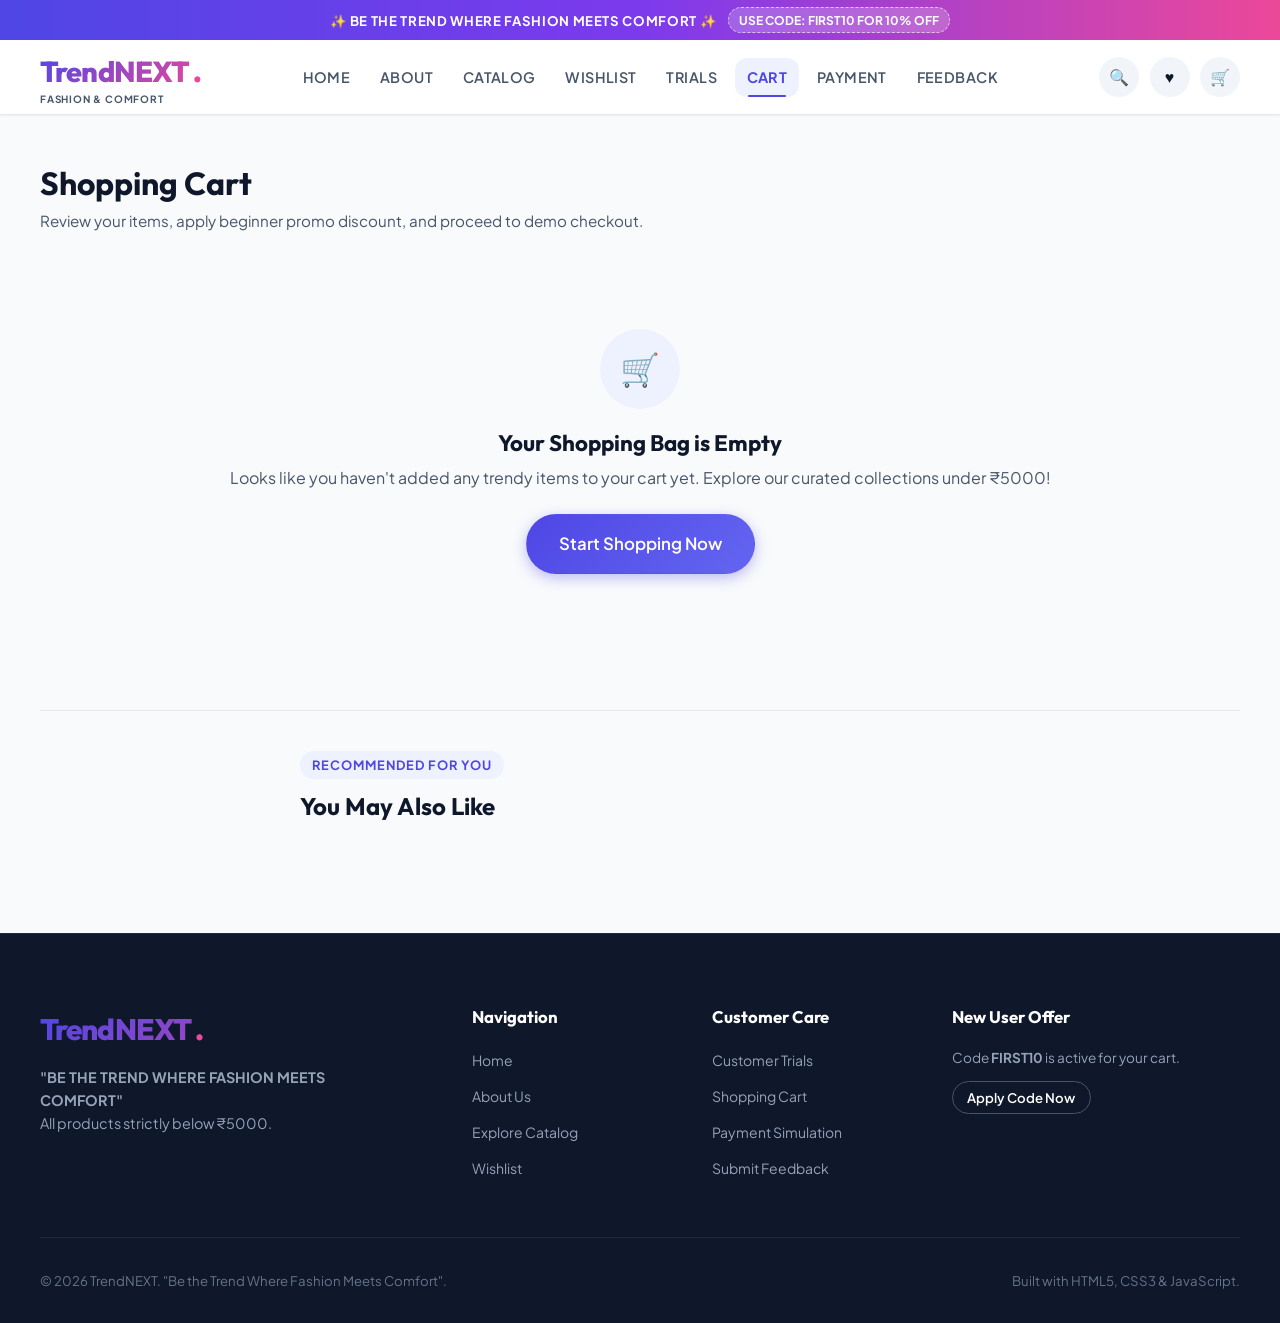
<file: cart.html>
<!DOCTYPE html>
<html lang="en">
<head>
  <meta charset="UTF-8">
  <meta name="viewport" content="width=device-width, initial-scale=1.0">
  <title>Shopping Cart | TrendNEXT</title>
  <meta name="description" content="View items in your TrendNEXT shopping cart, apply coupon FIRST10 for 10% off, and proceed to simulated secure checkout.">
  <link rel="stylesheet" href="style.css">
</head>
<body>

  <!-- Top Announcement Bar -->
  <div class="top-bar">
    <span class="tagline">✨ BE THE TREND WHERE FASHION MEETS COMFORT ✨</span>
    <span class="coupon-pill" onclick="applyFirst10Directly()">
      USE CODE: <strong>FIRST10</strong> FOR 10% OFF
    </span>
  </div>

  <!-- Header & Navigation -->
  <header class="header">
    <div class="container nav-inner">
      <a href="index.html" class="brand">
        <span class="brand-logo">TrendNEXT<span class="dot">.</span></span>
        <span class="brand-sub">Fashion & Comfort</span>
      </a>

      <!-- Desktop Navigation Menu -->
      <nav class="nav-menu">
        <a href="index.html" class="nav-link">Home</a>
        <a href="about.html" class="nav-link">About</a>
        <a href="index.html#catalog" class="nav-link">Catalog</a>
        <a href="wishlist.html" class="nav-link">Wishlist</a>
        <a href="trials.html" class="nav-link">Trials</a>
        <a href="cart.html" class="nav-link active">Cart</a>
        <a href="payment.html" class="nav-link">Payment</a>
        <a href="feedback.html" class="nav-link">Feedback</a>
      </nav>

      <!-- Action Buttons -->
      <div class="nav-actions">
        <a href="index.html#catalog" class="nav-action-btn" title="Search Catalog">🔍</a>
        <a href="wishlist.html" class="nav-action-btn" title="My Wishlist">
          ♥
          <span class="badge-count wishlist-count-badge" style="display: none;">0</span>
        </a>
        <a href="cart.html" class="nav-action-btn" title="My Cart">
          🛒
          <span class="badge-count cart-count-badge" style="display: none;">0</span>
        </a>
        <button class="mobile-toggle" id="mobileNavToggle" aria-label="Open Menu">☰</button>
      </div>
    </div>
  </header>

  <!-- Mobile Drawer -->
  <div class="mobile-drawer" id="mobileNavDrawer">
    <div class="mobile-drawer-content">
      <div class="drawer-header">
        <span class="brand-logo" style="font-size: 1.4rem;">TrendNEXT<span class="dot">.</span></span>
        <button id="closeMobileNav" style="font-size: 1.5rem; color: var(--text-primary);">✕</button>
      </div>
      <ul class="drawer-nav-list">
        <li><a href="index.html" class="drawer-nav-link">🏠 Home</a></li>
        <li><a href="about.html" class="drawer-nav-link">ℹ About Us</a></li>
        <li><a href="index.html#catalog" class="drawer-nav-link">🛍️ Explore Catalog</a></li>
        <li><a href="wishlist.html" class="drawer-nav-link">♥ My Wishlist</a></li>
        <li><a href="trials.html" class="drawer-nav-link">📸 Customer Trials</a></li>
        <li><a href="cart.html" class="drawer-nav-link active">🛒 Shopping Cart</a></li>
        <li><a href="payment.html" class="drawer-nav-link">💳 Payment & Checkout</a></li>
        <li><a href="feedback.html" class="drawer-nav-link">⭐ Customer Feedback</a></li>
      </ul>
    </div>
  </div>

  <main style="padding: 3rem 0 5rem;">
    <div class="container">
      
      <!-- Top Title -->
      <div style="margin-bottom: 2rem;">
        <h1 style="font-size: 2rem; margin-bottom: 0.35rem;">Shopping Cart</h1>
        <p style="color: var(--text-secondary); font-size: 0.95rem;">
          Review your items, apply beginner promo discount, and proceed to demo checkout.
        </p>
      </div>

      <!-- Main Cart Layout -->
      <div id="cartContentWrapper" class="cart-layout">
        
        <!-- Cart Items List Card -->
        <div class="cart-items-card">
          <div style="display: flex; justify-content: space-between; align-items: center; padding-bottom: 1rem; border-bottom: 1px solid var(--border-light); margin-bottom: 1rem;">
            <h3 style="font-size: 1.15rem;" id="cartItemCountHeader">Cart Items (0)</h3>
            <button onclick="clearEntireCart()" style="font-size: 0.8rem; color: var(--danger); font-weight: 700;">Clear All</button>
          </div>

          <div id="cartItemsList">
            <!-- Rendered by JS -->
          </div>
        </div>

        <!-- Order Summary & Coupon Card -->
        <div class="order-summary-card">
          <h3 style="font-size: 1.25rem; margin-bottom: 1.25rem;">Order Summary</h3>

          <!-- Coupon Input Box -->
          <div class="coupon-box">
            <div style="display: flex; justify-content: space-between; align-items: center;">
              <span style="font-size: 0.85rem; font-weight: 700; color: var(--primary);">🎁 Have a Promo Code?</span>
              <span style="font-size: 0.75rem; color: var(--text-secondary); cursor: pointer; text-decoration: underline;" onclick="applyFirst10Directly()">Use FIRST10</span>
            </div>
            <div class="coupon-input-group">
              <input type="text" id="couponInput" placeholder="ENTER FIRST10" maxlength="12">
              <button class="btn btn-primary btn-sm" onclick="applyCouponCode()">Apply</button>
            </div>
            <div id="couponStatusMessage" style="font-size: 0.75rem; margin-top: 0.4rem; font-weight: 600;"></div>
          </div>

          <!-- Price Calculation Rows -->
          <div class="order-summary-row">
            <span>Bag Total (MRP)</span>
            <span id="summarySubtotal">₹0</span>
          </div>

          <div class="order-summary-row" id="couponDiscountRow" style="color: var(--success); display: none;">
            <span>Coupon Discount (10% OFF)</span>
            <span id="summaryDiscount">-₹0</span>
          </div>

          <div class="order-summary-row">
            <span>Estimated Delivery Fee</span>
            <span id="summaryDelivery" style="color: var(--success);">FREE</span>
          </div>

          <div class="order-summary-row total">
            <span>Final Payable Amount</span>
            <span id="summaryFinalTotal">₹0</span>
          </div>

          <div style="margin-top: 1.5rem;">
            <a href="payment.html" class="btn btn-accent btn-full btn-lg" id="checkoutBtn">
              Proceed to Payment →
            </a>
          </div>

          <div style="margin-top: 1.5rem; padding-top: 1.25rem; border-top: 1px solid var(--border-light); font-size: 0.775rem; color: var(--text-secondary); display: flex; flex-direction: column; gap: 0.5rem;">
            <div style="display: flex; align-items: center; gap: 0.5rem;">
              <span>🛡️</span> 100% Safe & Secure Checkout Simulation
            </div>
            <div style="display: flex; align-items: center; gap: 0.5rem;">
              <span>📦</span> Free Shipping on Orders above ₹499
            </div>
            <div style="display: flex; align-items: center; gap: 0.5rem;">
              <span>🏷️</span> Every Item Guaranteed Under ₹5000
            </div>
          </div>
        </div>

      </div>

      <!-- Empty Cart State -->
      <div id="cartEmptyState" class="empty-state" style="display: none;">
        <div class="empty-state-icon">🛒</div>
        <h3>Your Shopping Bag is Empty</h3>
        <p>Looks like you haven't added any trendy items to your cart yet. Explore our curated collections under ₹5000!</p>
        <a href="index.html#catalog" class="btn btn-primary btn-lg">Start Shopping Now</a>
      </div>

      <!-- Recommended Add-ons -->
      <div style="margin-top: 4.5rem; padding-top: 2.5rem; border-top: 1px solid var(--border-light);">
        <div class="section-header" style="text-align: left; margin-bottom: 2rem;">
          <span class="section-tag">Recommended for You</span>
          <h3 style="font-size: 1.5rem;">You May Also Like</h3>
        </div>
        <div class="products-grid" id="cartRecommendationsGrid">
          <!-- Rendered by JS -->
        </div>
      </div>

    </div>
  </main>

  <!-- Footer -->
  <footer class="footer">
    <div class="container">
      <div class="footer-grid">
        <div class="footer-brand">
          <span class="brand-logo" style="color: #ffffff;">TrendNEXT<span class="dot">.</span></span>
          <p>
            <strong>"BE THE TREND WHERE FASHION MEETS COMFORT"</strong><br>
            All products strictly below ₹5000.
          </p>
        </div>

        <div class="footer-col">
          <h4>Navigation</h4>
          <ul class="footer-links">
            <li><a href="index.html">Home</a></li>
            <li><a href="about.html">About Us</a></li>
            <li><a href="index.html#catalog">Explore Catalog</a></li>
            <li><a href="wishlist.html">Wishlist</a></li>
          </ul>
        </div>

        <div class="footer-col">
          <h4>Customer Care</h4>
          <ul class="footer-links">
            <li><a href="trials.html">Customer Trials</a></li>
            <li><a href="cart.html">Shopping Cart</a></li>
            <li><a href="payment.html">Payment Simulation</a></li>
            <li><a href="feedback.html">Submit Feedback</a></li>
          </ul>
        </div>

        <div class="footer-col">
          <h4>New User Offer</h4>
          <p style="font-size: 0.85rem; color: #94a3b8; margin-bottom: 0.75rem;">
            Code <strong>FIRST10</strong> is active for your cart.
          </p>
          <button class="btn btn-sm btn-outline-dark" style="color: #ffffff; border-color: #475569;" onclick="applyFirst10Directly()">Apply Code Now</button>
        </div>
      </div>

      <div class="footer-bottom">
        <p>© 2026 TrendNEXT. "Be the Trend Where Fashion Meets Comfort".</p>
        <p>Built with HTML5, CSS3 & JavaScript.</p>
      </div>
    </div>
  </footer>

  <script src="script.js"></script>
  <script>
    function renderCartPage() {
      const cart = Storage.getCart();
      const list = document.getElementById('cartItemsList');
      const wrapper = document.getElementById('cartContentWrapper');
      const emptyState = document.getElementById('cartEmptyState');
      const headerCount = document.getElementById('cartItemCountHeader');

      if (cart.length === 0) {
        wrapper.style.display = 'none';
        emptyState.style.display = 'block';
        return;
      }

      emptyState.style.display = 'none';
      wrapper.style.display = 'grid';

      const totalItemsCount = cart.reduce((sum, item) => sum + item.qty, 0);
      headerCount.textContent = `Cart Items (${totalItemsCount})`;

      list.innerHTML = cart.map((item, index) => {
        const itemTotal = item.price * item.qty;
        return `
          <div class="cart-item">
            <img src="${item.image}" alt="${item.title}" class="cart-item-img" onerror="this.onerror=null; this.src='images/girls_collection.jpg';">
            <div class="cart-item-details">
              <span class="product-badge-category" style="position: static; display: inline-block; margin-bottom: 0.35rem; font-size: 0.65rem; background: var(--primary-light); color: var(--primary);">
                ${item.category ? item.category.toUpperCase() : 'FASHION'}
              </span>
              <h4>${item.title}</h4>
              <div class="cart-item-meta">
                <span>Size: <strong>${item.size || 'Standard'}</strong></span>
                <span>Price: ₹${item.price.toLocaleString('en-IN')}</span>
              </div>
              <div class="qty-control">
                <button class="qty-btn" onclick="updateCartQuantity(${index}, -1)" title="Decrease Quantity">-</button>
                <span class="qty-val">${item.qty}</span>
                <button class="qty-btn" onclick="updateCartQuantity(${index}, 1)" title="Increase Quantity">+</button>
              </div>
            </div>
            <div class="cart-item-right">
              <span class="cart-item-price">₹${itemTotal.toLocaleString('en-IN')}</span>
              <button class="cart-item-remove" onclick="removeFromCart(${index})">
                🗑 Remove
              </button>
            </div>
          </div>
        `;
      }).join('');

      updateOrderSummaryUI();
      renderRecommendations('women', 'cartRecommendationsGrid', 4);
    }

    function updateOrderSummaryUI() {
      const { subtotal, discount, deliveryFee, finalTotal, coupon } = calculateCartTotals();

      document.getElementById('summarySubtotal').textContent = `₹${subtotal.toLocaleString('en-IN')}`;
      
      const discountRow = document.getElementById('couponDiscountRow');
      const statusMsg = document.getElementById('couponStatusMessage');
      const couponInput = document.getElementById('couponInput');

      if (coupon === 'FIRST10' && discount > 0) {
        discountRow.style.display = 'flex';
        document.getElementById('summaryDiscount').textContent = `-₹${discount.toLocaleString('en-IN')}`;
        couponInput.value = 'FIRST10';
        statusMsg.innerHTML = `<span style="color: var(--success);">✓ Coupon FIRST10 applied (10% OFF Saved ₹${discount})</span>`;
      } else {
        discountRow.style.display = 'none';
        if (coupon && coupon !== 'FIRST10') {
          statusMsg.innerHTML = `<span style="color: var(--danger);">✕ Invalid coupon code</span>`;
        } else {
          statusMsg.innerHTML = '';
        }
      }

      document.getElementById('summaryDelivery').textContent = deliveryFee === 0 ? 'FREE' : `₹${deliveryFee}`;
      document.getElementById('summaryFinalTotal').textContent = `₹${finalTotal.toLocaleString('en-IN')}`;
    }

    function applyCouponCode() {
      const code = document.getElementById('couponInput').value.trim().toUpperCase();
      if (!code) return;

      if (code === 'FIRST10') {
        Storage.setCoupon('FIRST10');
        showToast('Coupon FIRST10 applied! 10% discount added.', 'success');
      } else {
        Storage.setCoupon(null);
        showToast('Invalid Coupon. Use FIRST10 for 10% discount.', 'error');
      }
      updateOrderSummaryUI();
    }

    function applyFirst10Directly() {
      document.getElementById('couponInput').value = 'FIRST10';
      applyCouponCode();
    }

    function clearEntireCart() {
      if (confirm('Are you sure you want to remove all items from your cart?')) {
        Storage.setCart([]);
        showToast('Cart cleared', 'info');
        renderCartPage();
      }
    }

    document.addEventListener('DOMContentLoaded', () => {
      renderCartPage();
    });
  </script>
</body>
</html>
</file>
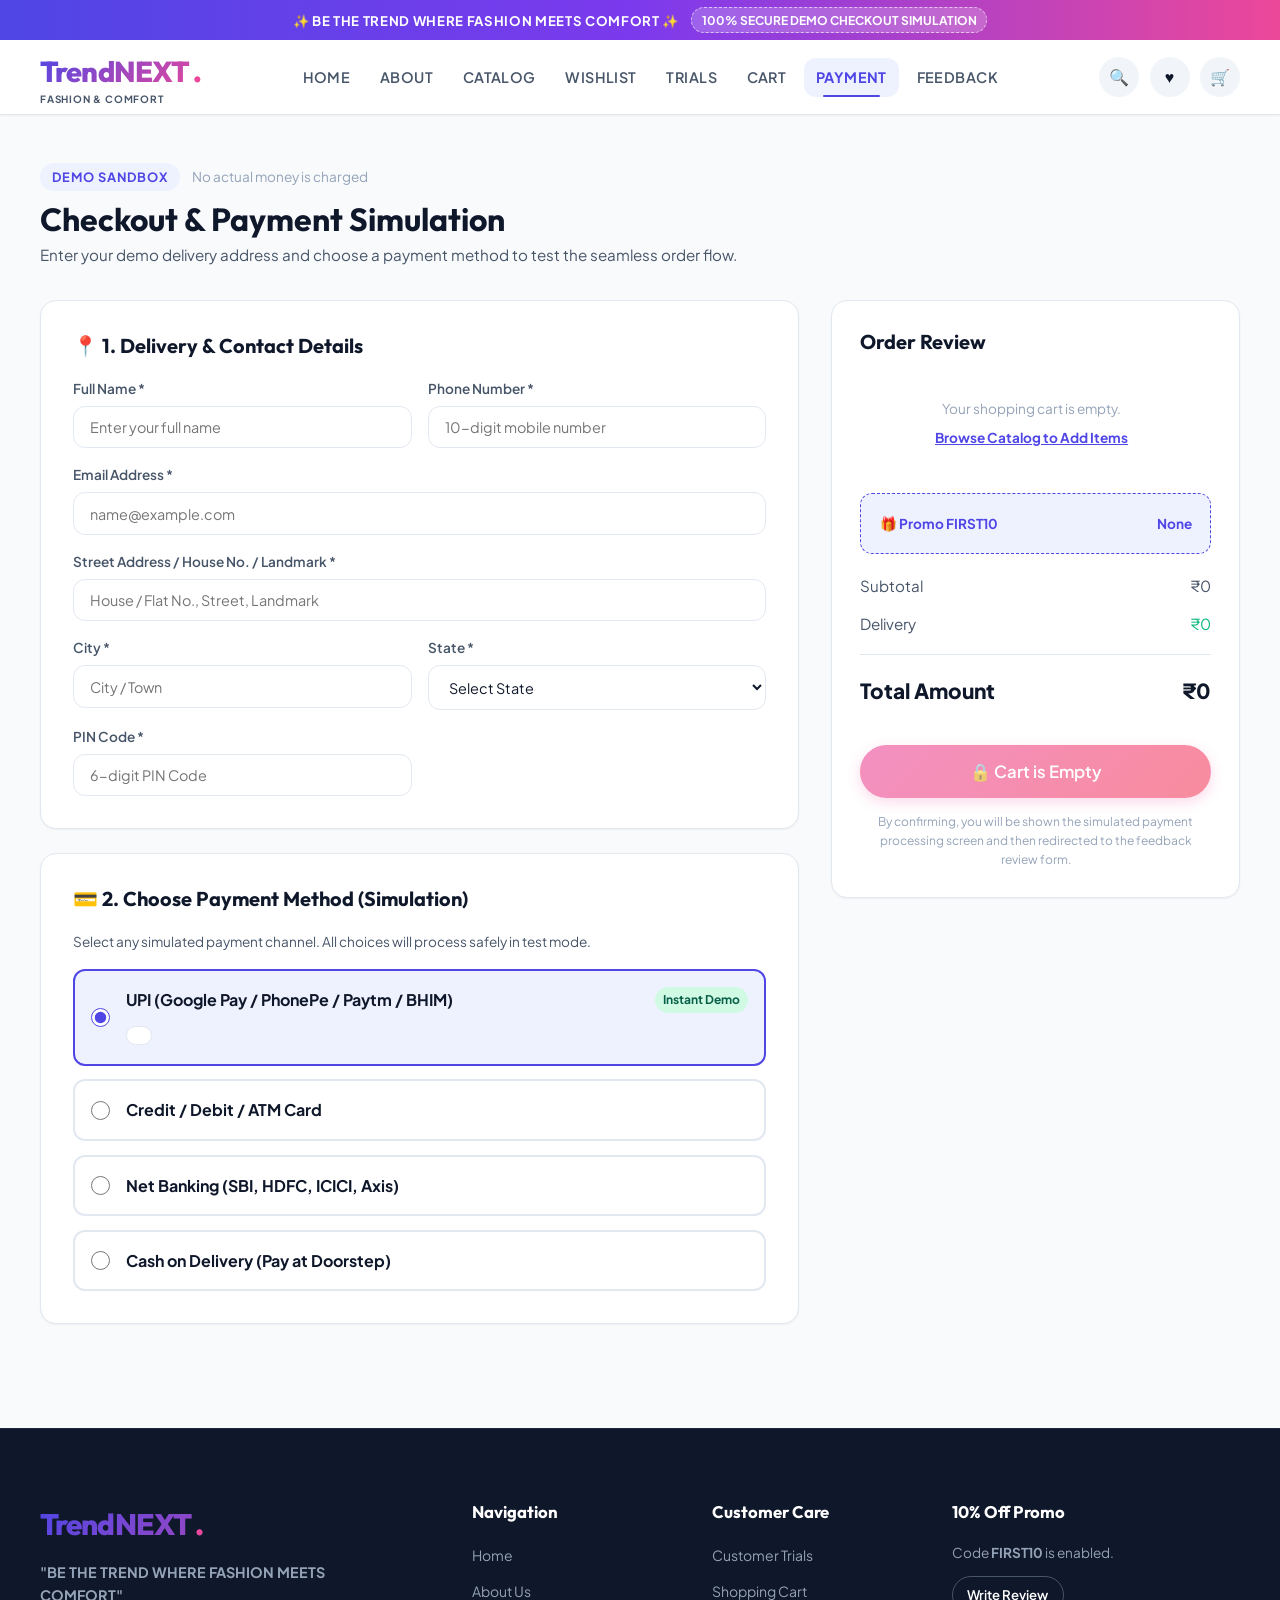
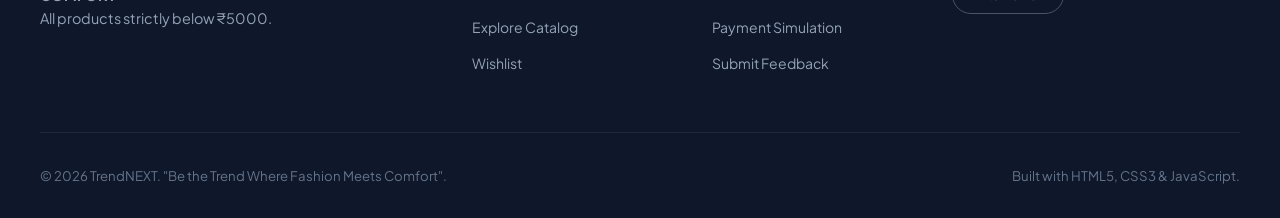
<file: payment.html>
<!DOCTYPE html>
<html lang="en">
<head>
  <meta charset="UTF-8">
  <meta name="viewport" content="width=device-width, initial-scale=1.0">
  <title>Payment & Checkout Simulation | TrendNEXT</title>
  <meta name="description" content="Simulated secure payment and checkout page for TrendNEXT fashion shopping.">
  <link rel="stylesheet" href="style.css">
</head>
<body>

  <!-- Top Announcement Bar -->
  <div class="top-bar">
    <span class="tagline">✨ BE THE TREND WHERE FASHION MEETS COMFORT ✨</span>
    <span class="coupon-pill">
      100% SECURE DEMO CHECKOUT SIMULATION
    </span>
  </div>

  <!-- Header & Navigation -->
  <header class="header">
    <div class="container nav-inner">
      <a href="index.html" class="brand">
        <span class="brand-logo">TrendNEXT<span class="dot">.</span></span>
        <span class="brand-sub">Fashion & Comfort</span>
      </a>

      <!-- Desktop Navigation Menu -->
      <nav class="nav-menu">
        <a href="index.html" class="nav-link">Home</a>
        <a href="about.html" class="nav-link">About</a>
        <a href="index.html#catalog" class="nav-link">Catalog</a>
        <a href="wishlist.html" class="nav-link">Wishlist</a>
        <a href="trials.html" class="nav-link">Trials</a>
        <a href="cart.html" class="nav-link">Cart</a>
        <a href="payment.html" class="nav-link active">Payment</a>
        <a href="feedback.html" class="nav-link">Feedback</a>
      </nav>

      <!-- Action Buttons -->
      <div class="nav-actions">
        <a href="index.html#catalog" class="nav-action-btn" title="Search Catalog">🔍</a>
        <a href="wishlist.html" class="nav-action-btn" title="My Wishlist">
          ♥
          <span class="badge-count wishlist-count-badge" style="display: none;">0</span>
        </a>
        <a href="cart.html" class="nav-action-btn" title="My Cart">
          🛒
          <span class="badge-count cart-count-badge" style="display: none;">0</span>
        </a>
        <button class="mobile-toggle" id="mobileNavToggle" aria-label="Open Menu">☰</button>
      </div>
    </div>
  </header>

  <!-- Mobile Drawer -->
  <div class="mobile-drawer" id="mobileNavDrawer">
    <div class="mobile-drawer-content">
      <div class="drawer-header">
        <span class="brand-logo" style="font-size: 1.4rem;">TrendNEXT<span class="dot">.</span></span>
        <button id="closeMobileNav" style="font-size: 1.5rem; color: var(--text-primary);">✕</button>
      </div>
      <ul class="drawer-nav-list">
        <li><a href="index.html" class="drawer-nav-link">🏠 Home</a></li>
        <li><a href="about.html" class="drawer-nav-link">ℹ About Us</a></li>
        <li><a href="index.html#catalog" class="drawer-nav-link">🛍️ Explore Catalog</a></li>
        <li><a href="wishlist.html" class="drawer-nav-link">♥ My Wishlist</a></li>
        <li><a href="trials.html" class="drawer-nav-link">📸 Customer Trials</a></li>
        <li><a href="cart.html" class="drawer-nav-link">🛒 Shopping Cart</a></li>
        <li><a href="payment.html" class="drawer-nav-link active">💳 Payment & Checkout</a></li>
        <li><a href="feedback.html" class="drawer-nav-link">⭐ Customer Feedback</a></li>
      </ul>
    </div>
  </div>

  <main style="padding: 3rem 0 5rem;">
    <div class="container">
      
      <!-- Top Title -->
      <div style="margin-bottom: 2rem;">
        <div style="display: flex; align-items: center; gap: 0.75rem;">
          <span class="section-tag" style="margin-bottom: 0;">Demo Sandbox</span>
          <span style="font-size: 0.85rem; color: var(--text-muted);">No actual money is charged</span>
        </div>
        <h1 style="font-size: 2rem; margin: 0.5rem 0 0.25rem;">Checkout & Payment Simulation</h1>
        <p style="color: var(--text-secondary); font-size: 0.95rem;">
          Enter your demo delivery address and choose a payment method to test the seamless order flow.
        </p>
      </div>

      <form id="checkoutForm" onsubmit="handlePaymentSimulation(event)">
        <div class="payment-layout">
          
          <!-- Left Column: Address & Payment Methods -->
          <div>
            
            <!-- Address Form Card -->
            <div class="checkout-card">
              <h3>📍 1. Delivery & Contact Details</h3>
              <div class="form-grid">
                <div class="form-group">
                  <label class="form-label" for="custName">Full Name *</label>
                  <input type="text" id="custName" class="form-input" placeholder="Enter your full name" required>
                </div>

                <div class="form-group">
                  <label class="form-label" for="custPhone">Phone Number *</label>
                  <input type="tel" id="custPhone" class="form-input" placeholder="10-digit mobile number" pattern="[0-9]{10}" required>
                </div>

                <div class="form-group form-full">
                  <label class="form-label" for="custEmail">Email Address *</label>
                  <input type="email" id="custEmail" class="form-input" placeholder="name@example.com" required>
                </div>

                <div class="form-group form-full">
                  <label class="form-label" for="custAddress">Street Address / House No. / Landmark *</label>
                  <input type="text" id="custAddress" class="form-input" placeholder="House / Flat No., Street, Landmark" required>
                </div>

                <div class="form-group">
                  <label class="form-label" for="custCity">City *</label>
                  <input type="text" id="custCity" class="form-input" placeholder="City / Town" required>
                </div>

                <div class="form-group">
                  <label class="form-label" for="custState">State *</label>
                  <select id="custState" class="form-select" required>
                    <option value="" disabled selected>Select State</option>
                    <option value="Karnataka">Karnataka</option>
                    <option value="Maharashtra">Maharashtra</option>
                    <option value="Delhi NCR">Delhi NCR</option>
                    <option value="Tamil Nadu">Tamil Nadu</option>
                    <option value="Telangana">Telangana</option>
                    <option value="West Bengal">West Bengal</option>
                    <option value="Rajasthan">Rajasthan</option>
                    <option value="Gujarat">Gujarat</option>
                    <option value="Kerala">Kerala</option>
                    <option value="Other">Other State</option>
                  </select>
                </div>

                <div class="form-group">
                  <label class="form-label" for="custPin">PIN Code *</label>
                  <input type="text" id="custPin" class="form-input" placeholder="6-digit PIN Code" pattern="[0-9]{6}" required>
                </div>
              </div>
            </div>

            <!-- Payment Method Card -->
            <div class="checkout-card">
              <h3>💳 2. Choose Payment Method (Simulation)</h3>
              <p style="font-size: 0.85rem; color: var(--text-secondary); margin-bottom: 1rem;">
                Select any simulated payment channel. All choices will process safely in test mode.
              </p>

              <div class="payment-method-selector">
                <!-- UPI -->
                <label class="payment-method-option selected" onclick="selectPaymentMethod(this, 'upi')">
                  <input type="radio" name="payMethod" value="upi" checked>
                  <div style="flex-grow: 1;">
                    <div style="display: flex; justify-content: space-between; align-items: center;">
                      <strong>UPI (Google Pay / PhonePe / Paytm / BHIM)</strong>
                      <span style="font-size: 0.75rem; background: #d1fae5; color: #065f46; padding: 0.2rem 0.5rem; border-radius: var(--radius-full); font-weight: 700;">Instant Demo</span>
                    </div>
                    <div id="upiExtraField" style="margin-top: 0.6rem;">
                      <input type="text" class="form-input" placeholder="Enter UPI ID (e.g. username@upi or mobile@bank)" style="font-size: 0.85rem; padding: 0.5rem 0.75rem;">
                    </div>
                  </div>
                </label>

                <!-- Cards -->
                <label class="payment-method-option" onclick="selectPaymentMethod(this, 'card')">
                  <input type="radio" name="payMethod" value="card">
                  <div style="flex-grow: 1;">
                    <strong>Credit / Debit / ATM Card</strong>
                    <div id="cardExtraField" style="margin-top: 0.6rem; display: none;">
                      <div class="form-grid" style="gap: 0.5rem;">
                        <input type="text" class="form-input form-full" placeholder="Card Number (e.g. 4444 5555 6666 7777)" style="font-size: 0.85rem; padding: 0.5rem 0.75rem;">
                        <input type="text" class="form-input" placeholder="MM/YY" style="font-size: 0.85rem; padding: 0.5rem 0.75rem;">
                        <input type="password" class="form-input" placeholder="CVV" maxlength="3" style="font-size: 0.85rem; padding: 0.5rem 0.75rem;">
                      </div>
                    </div>
                  </div>
                </label>

                <!-- Net Banking -->
                <label class="payment-method-option" onclick="selectPaymentMethod(this, 'netbanking')">
                  <input type="radio" name="payMethod" value="netbanking">
                  <div style="flex-grow: 1;">
                    <strong>Net Banking (SBI, HDFC, ICICI, Axis)</strong>
                  </div>
                </label>

                <!-- Cash on Delivery -->
                <label class="payment-method-option" onclick="selectPaymentMethod(this, 'cod')">
                  <input type="radio" name="payMethod" value="cod">
                  <div style="flex-grow: 1;">
                    <strong>Cash on Delivery (Pay at Doorstep)</strong>
                  </div>
                </label>
              </div>
            </div>

          </div>

          <!-- Right Column: Live Order Summary -->
          <div>
            <div class="order-summary-card" style="position: sticky; top: 5.5rem;">
              <h3 style="font-size: 1.25rem; margin-bottom: 1.25rem;">Order Review</h3>

              <!-- Cart preview list -->
              <div id="payOrderItemsList" style="max-height: 200px; overflow-y: auto; margin-bottom: 1.25rem; padding-right: 0.5rem;">
                <!-- Populated by JS -->
              </div>

              <!-- Coupon Bar -->
              <div class="coupon-box" style="margin-top: 0;">
                <div style="display: flex; justify-content: space-between; font-size: 0.85rem; font-weight: 700; color: var(--primary);">
                  <span>🎁 Promo FIRST10</span>
                  <span id="payCouponTag">Checking...</span>
                </div>
              </div>

              <div class="order-summary-row">
                <span>Subtotal</span>
                <span id="paySubtotal">₹0</span>
              </div>

              <div class="order-summary-row" id="payDiscountRow" style="color: var(--success); display: none;">
                <span>Beginner 10% Discount</span>
                <span id="payDiscount">-₹0</span>
              </div>

              <div class="order-summary-row">
                <span>Delivery</span>
                <span id="payDelivery" style="color: var(--success);">FREE</span>
              </div>

              <div class="order-summary-row total">
                <span>Total Amount</span>
                <span id="payFinalTotal">₹0</span>
              </div>

              <button type="submit" class="btn btn-accent btn-full btn-lg" id="paySubmitBtn" style="margin-top: 1.5rem;">
                🔒 Complete Demo Payment
              </button>

              <p style="font-size: 0.75rem; color: var(--text-muted); text-align: center; margin-top: 0.85rem;">
                By confirming, you will be shown the simulated payment processing screen and then redirected to the feedback review form.
              </p>
            </div>
          </div>

        </div>
      </form>

    </div>
  </main>

  <!-- Payment Processing & Success Simulation Modal -->
  <div class="modal-backdrop" id="paymentModalBackdrop">
    <div class="modal-box">
      <!-- State 1: Processing Animation -->
      <div id="modalStateProcessing">
        <div class="modal-spinner"></div>
        <h3 style="font-size: 1.35rem; margin-bottom: 0.5rem;">Processing Demo Payment...</h3>
        <p style="color: var(--text-secondary); font-size: 0.9rem;">
          Securing encrypted connection with simulated payment gateway. Please do not refresh.
        </p>
      </div>

      <!-- State 2: Success Animation -->
      <div id="modalStateSuccess" style="display: none;">
        <div class="modal-success-icon">✓</div>
        <h3 style="font-size: 1.5rem; color: var(--text-primary); margin-bottom: 0.35rem;">Payment Successful!</h3>
        <p style="font-size: 0.95rem; color: var(--success); font-weight: 700; margin-bottom: 0.5rem;" id="modalOrderIdText">
          Order ID: TN-849204
        </p>
        <p style="color: var(--text-secondary); font-size: 0.875rem; margin-bottom: 1.5rem;">
          Thank you for choosing TrendNEXT! Your stylish package is being prepared with utmost care.
        </p>

        <div style="background: var(--bg-subtle); padding: 1rem; border-radius: var(--radius-md); font-size: 0.85rem; color: var(--text-primary);">
          Redirecting to Customer Feedback page in <strong id="redirectCountdown" style="color: var(--accent); font-size: 1.1rem;">3</strong>s...
        </div>
      </div>
    </div>
  </div>

  <!-- Footer -->
  <footer class="footer">
    <div class="container">
      <div class="footer-grid">
        <div class="footer-brand">
          <span class="brand-logo" style="color: #ffffff;">TrendNEXT<span class="dot">.</span></span>
          <p>
            <strong>"BE THE TREND WHERE FASHION MEETS COMFORT"</strong><br>
            All products strictly below ₹5000.
          </p>
        </div>

        <div class="footer-col">
          <h4>Navigation</h4>
          <ul class="footer-links">
            <li><a href="index.html">Home</a></li>
            <li><a href="about.html">About Us</a></li>
            <li><a href="index.html#catalog">Explore Catalog</a></li>
            <li><a href="wishlist.html">Wishlist</a></li>
          </ul>
        </div>

        <div class="footer-col">
          <h4>Customer Care</h4>
          <ul class="footer-links">
            <li><a href="trials.html">Customer Trials</a></li>
            <li><a href="cart.html">Shopping Cart</a></li>
            <li><a href="payment.html">Payment Simulation</a></li>
            <li><a href="feedback.html">Submit Feedback</a></li>
          </ul>
        </div>

        <div class="footer-col">
          <h4>10% Off Promo</h4>
          <p style="font-size: 0.85rem; color: #94a3b8; margin-bottom: 0.75rem;">
            Code <strong>FIRST10</strong> is enabled.
          </p>
          <a href="feedback.html" class="btn btn-sm btn-outline-dark" style="color: #fff; border-color: #475569;">Write Review</a>
        </div>
      </div>

      <div class="footer-bottom">
        <p>© 2026 TrendNEXT. "Be the Trend Where Fashion Meets Comfort".</p>
        <p>Built with HTML5, CSS3 & JavaScript.</p>
      </div>
    </div>
  </footer>

  <script src="script.js"></script>
  <script>
    function renderPaymentOrderPreview() {
      const cart = Storage.getCart();
      const itemsList = document.getElementById('payOrderItemsList');
      const submitBtn = document.getElementById('paySubmitBtn');

      if (cart.length === 0) {
        itemsList.innerHTML = `
          <div style="text-align: center; padding: 1.5rem 0.5rem; color: var(--text-muted); font-size: 0.85rem;">
            <p style="margin-bottom: 0.5rem;">Your shopping cart is empty.</p>
            <a href="index.html#catalog" style="color: var(--primary); font-weight: 700; text-decoration: underline;">Browse Catalog to Add Items</a>
          </div>
        `;
        document.getElementById('paySubtotal').textContent = '₹0';
        document.getElementById('payDiscountRow').style.display = 'none';
        document.getElementById('payCouponTag').textContent = 'None';
        document.getElementById('payDelivery').textContent = '₹0';
        document.getElementById('payFinalTotal').textContent = '₹0';
        submitBtn.textContent = '🔒 Cart is Empty';
        submitBtn.disabled = true;
        submitBtn.style.opacity = '0.6';
        submitBtn.style.cursor = 'not-allowed';
        return;
      }

      submitBtn.disabled = false;
      submitBtn.style.opacity = '1';
      submitBtn.style.cursor = 'pointer';

      itemsList.innerHTML = cart.map(item => `
        <div style="display: flex; gap: 0.75rem; align-items: center; margin-bottom: 0.75rem; font-size: 0.85rem;">
          <img src="${item.image}" alt="${item.title}" style="width: 42px; height: 50px; object-fit: cover; border-radius: var(--radius-sm);" onerror="this.onerror=null; this.src='images/girls_collection.jpg';">
          <div style="flex-grow: 1;">
            <div style="font-weight: 700; line-height: 1.2;">${item.title}</div>
            <div style="color: var(--text-muted); font-size: 0.75rem;">Size: ${item.size || 'Std'} | Qty: ${item.qty}</div>
          </div>
          <div style="font-weight: 800;">₹${(item.price * item.qty).toLocaleString('en-IN')}</div>
        </div>
      `).join('');

      const { subtotal, discount, deliveryFee, finalTotal, coupon } = calculateCartTotals();

      document.getElementById('paySubtotal').textContent = `₹${subtotal.toLocaleString('en-IN')}`;
      
      const discountRow = document.getElementById('payDiscountRow');
      const couponTag = document.getElementById('payCouponTag');

      if (coupon === 'FIRST10' && discount > 0) {
        discountRow.style.display = 'flex';
        document.getElementById('payDiscount').textContent = `-₹${discount.toLocaleString('en-IN')}`;
        couponTag.textContent = `Applied (-₹${discount})`;
      } else {
        discountRow.style.display = 'none';
        couponTag.textContent = 'None';
      }

      document.getElementById('payDelivery').textContent = deliveryFee === 0 ? 'FREE' : `₹${deliveryFee}`;
      document.getElementById('payFinalTotal').textContent = `₹${finalTotal.toLocaleString('en-IN')}`;
      document.getElementById('paySubmitBtn').textContent = `🔒 Pay Securely ₹${finalTotal.toLocaleString('en-IN')}`;
    }

    function selectPaymentMethod(labelElement, method) {
      document.querySelectorAll('.payment-method-option').forEach(opt => opt.classList.remove('selected'));
      labelElement.classList.add('selected');

      const upiField = document.getElementById('upiExtraField');
      const cardField = document.getElementById('cardExtraField');

      if (upiField) upiField.style.display = method === 'upi' ? 'block' : 'none';
      if (cardField) cardField.style.display = method === 'card' ? 'block' : 'none';
    }

    function handlePaymentSimulation(event) {
      event.preventDefault();

      const cart = Storage.getCart();
      if (cart.length === 0) {
        showToast('Your cart is empty! Please add items before checking out.', 'error');
        return;
      }

      const custName = document.getElementById('custName').value.trim();
      const custCity = document.getElementById('custCity').value.trim();
      const primaryItem = cart[0].title;
      const primaryCat = cart[0].category || 'women';
      const orderId = 'TN-' + Math.floor(100000 + Math.random() * 900000);

      // Save order metadata in localStorage for feedback page
      localStorage.setItem('trendnext_last_order', JSON.stringify({
        orderId,
        customerName: custName,
        city: custCity,
        productName: primaryItem,
        category: primaryCat
      }));

      // Clear the cart on successful checkout
      Storage.setCart([]);
      Storage.setCoupon(null);

      // Open Modal
      const modal = document.getElementById('paymentModalBackdrop');
      const stateProc = document.getElementById('modalStateProcessing');
      const stateSuccess = document.getElementById('modalStateSuccess');
      const orderIdText = document.getElementById('modalOrderIdText');
      const countdownEl = document.getElementById('redirectCountdown');

      modal.classList.add('active');
      stateProc.style.display = 'block';
      stateSuccess.style.display = 'none';

      // 2 seconds processing
      setTimeout(() => {
        stateProc.style.display = 'none';
        stateSuccess.style.display = 'block';
        orderIdText.textContent = `Order ID: ${orderId}`;

        // 3 second countdown redirect to feedback.html
        let count = 3;
        const interval = setInterval(() => {
          count--;
          if (countdownEl) countdownEl.textContent = count;
          if (count <= 0) {
            clearInterval(interval);
            window.location.href = `feedback.html?orderId=${encodeURIComponent(orderId)}&name=${encodeURIComponent(custName)}&item=${encodeURIComponent(primaryItem)}&cat=${encodeURIComponent(primaryCat)}`;
          }
        }, 1000);
      }, 2000);
    }

    document.addEventListener('DOMContentLoaded', () => {
      renderPaymentOrderPreview();
    });
  </script>
</body>
</html>
</file>
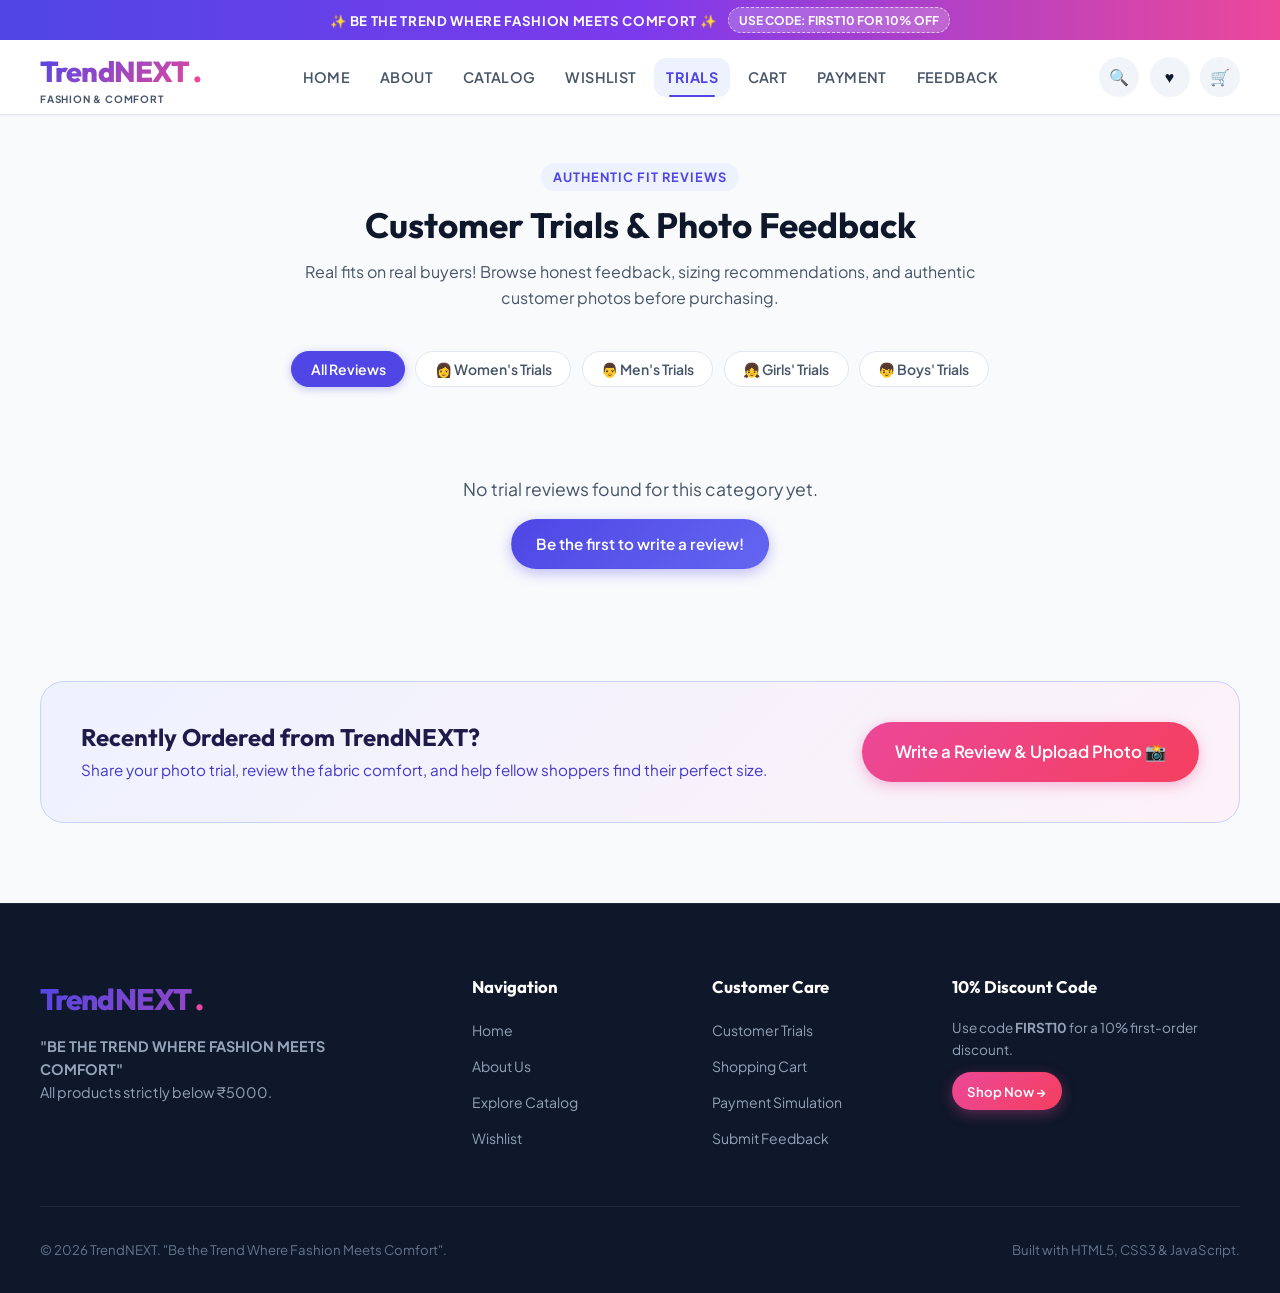
<file: trials.html>
<!DOCTYPE html>
<html lang="en">
<head>
  <meta charset="UTF-8">
  <meta name="viewport" content="width=device-width, initial-scale=1.0">
  <title>Customer Trials & Photo Reviews | TrendNEXT</title>
  <meta name="description" content="View genuine customer fit reviews, photos, and ratings for TrendNEXT fashion collections across Women, Men, Girls and Boys.">
  <link rel="stylesheet" href="style.css">
</head>
<body>

  <!-- Top Announcement Bar -->
  <div class="top-bar">
    <span class="tagline">✨ BE THE TREND WHERE FASHION MEETS COMFORT ✨</span>
    <span class="coupon-pill" onclick="navigator.clipboard.writeText('FIRST10'); showToast('Coupon FIRST10 copied! (10% OFF)');">
      USE CODE: <strong>FIRST10</strong> FOR 10% OFF
    </span>
  </div>

  <!-- Header & Navigation -->
  <header class="header">
    <div class="container nav-inner">
      <a href="index.html" class="brand">
        <span class="brand-logo">TrendNEXT<span class="dot">.</span></span>
        <span class="brand-sub">Fashion & Comfort</span>
      </a>

      <!-- Desktop Navigation Menu -->
      <nav class="nav-menu">
        <a href="index.html" class="nav-link">Home</a>
        <a href="about.html" class="nav-link">About</a>
        <a href="index.html#catalog" class="nav-link">Catalog</a>
        <a href="wishlist.html" class="nav-link">Wishlist</a>
        <a href="trials.html" class="nav-link active">Trials</a>
        <a href="cart.html" class="nav-link">Cart</a>
        <a href="payment.html" class="nav-link">Payment</a>
        <a href="feedback.html" class="nav-link">Feedback</a>
      </nav>

      <!-- Action Buttons -->
      <div class="nav-actions">
        <a href="index.html#catalog" class="nav-action-btn" title="Search Catalog">🔍</a>
        <a href="wishlist.html" class="nav-action-btn" title="My Wishlist">
          ♥
          <span class="badge-count wishlist-count-badge" style="display: none;">0</span>
        </a>
        <a href="cart.html" class="nav-action-btn" title="My Cart">
          🛒
          <span class="badge-count cart-count-badge" style="display: none;">0</span>
        </a>
        <button class="mobile-toggle" id="mobileNavToggle" aria-label="Open Menu">☰</button>
      </div>
    </div>
  </header>

  <!-- Mobile Drawer -->
  <div class="mobile-drawer" id="mobileNavDrawer">
    <div class="mobile-drawer-content">
      <div class="drawer-header">
        <span class="brand-logo" style="font-size: 1.4rem;">TrendNEXT<span class="dot">.</span></span>
        <button id="closeMobileNav" style="font-size: 1.5rem; color: var(--text-primary);">✕</button>
      </div>
      <ul class="drawer-nav-list">
        <li><a href="index.html" class="drawer-nav-link">🏠 Home</a></li>
        <li><a href="about.html" class="drawer-nav-link">ℹ About Us</a></li>
        <li><a href="index.html#catalog" class="drawer-nav-link">🛍️ Explore Catalog</a></li>
        <li><a href="wishlist.html" class="drawer-nav-link">♥ My Wishlist</a></li>
        <li><a href="trials.html" class="drawer-nav-link active">📸 Customer Trials</a></li>
        <li><a href="cart.html" class="drawer-nav-link">🛒 Shopping Cart</a></li>
        <li><a href="payment.html" class="drawer-nav-link">💳 Payment & Checkout</a></li>
        <li><a href="feedback.html" class="drawer-nav-link">⭐ Customer Feedback</a></li>
      </ul>
    </div>
  </div>

  <main style="padding: 3rem 0 5rem;">
    <div class="container">
      
      <!-- Top Header & Callout -->
      <div style="text-align: center; max-width: 720px; margin: 0 auto 2.5rem;">
        <span class="section-tag">Authentic Fit Reviews</span>
        <h1 style="font-size: 2.2rem; margin-bottom: 0.75rem;">Customer Trials & Photo Feedback</h1>
        <p style="color: var(--text-secondary); font-size: 1rem;">
          Real fits on real buyers! Browse honest feedback, sizing recommendations, and authentic customer photos before purchasing.
        </p>
      </div>

      <!-- Filter Category Chips -->
      <div class="category-chips" id="trialCategoryChips" style="justify-content: center; margin-bottom: 2.5rem;">
        <button class="category-chip active" data-category="all">All Reviews</button>
        <button class="category-chip" data-category="women">👩 Women's Trials</button>
        <button class="category-chip" data-category="men">👨 Men's Trials</button>
        <button class="category-chip" data-category="girls">👧 Girls' Trials</button>
        <button class="category-chip" data-category="boys">👦 Boys' Trials</button>
      </div>

      <!-- Trials Cards Grid -->
      <div class="trials-grid" id="trialsPageGrid">
        <!-- Rendered by JS -->
      </div>

      <!-- Share Your Trial Banner -->
      <div style="background: linear-gradient(135deg, #eef2ff 0%, #fdf2f8 100%); border: 1px solid #c7d2fe; border-radius: var(--radius-xl); padding: 2.5rem; margin-top: 4rem; display: flex; flex-wrap: wrap; align-items: center; justify-content: space-between; gap: 1.5rem;">
        <div>
          <h3 style="font-size: 1.5rem; color: #1e1b4b; margin-bottom: 0.35rem;">Recently Ordered from TrendNEXT?</h3>
          <p style="color: #4338ca; font-size: 0.95rem;">
            Share your photo trial, review the fabric comfort, and help fellow shoppers find their perfect size.
          </p>
        </div>
        <a href="feedback.html" class="btn btn-accent btn-lg">Write a Review & Upload Photo 📸</a>
      </div>

    </div>
  </main>

  <!-- Footer -->
  <footer class="footer">
    <div class="container">
      <div class="footer-grid">
        <div class="footer-brand">
          <span class="brand-logo" style="color: #ffffff;">TrendNEXT<span class="dot">.</span></span>
          <p>
            <strong>"BE THE TREND WHERE FASHION MEETS COMFORT"</strong><br>
            All products strictly below ₹5000.
          </p>
        </div>

        <div class="footer-col">
          <h4>Navigation</h4>
          <ul class="footer-links">
            <li><a href="index.html">Home</a></li>
            <li><a href="about.html">About Us</a></li>
            <li><a href="index.html#catalog">Explore Catalog</a></li>
            <li><a href="wishlist.html">Wishlist</a></li>
          </ul>
        </div>

        <div class="footer-col">
          <h4>Customer Care</h4>
          <ul class="footer-links">
            <li><a href="trials.html">Customer Trials</a></li>
            <li><a href="cart.html">Shopping Cart</a></li>
            <li><a href="payment.html">Payment Simulation</a></li>
            <li><a href="feedback.html">Submit Feedback</a></li>
          </ul>
        </div>

        <div class="footer-col">
          <h4>10% Discount Code</h4>
          <p style="font-size: 0.85rem; color: #94a3b8; margin-bottom: 0.75rem;">
            Use code <strong>FIRST10</strong> for a 10% first-order discount.
          </p>
          <a href="index.html#catalog" class="btn btn-sm btn-accent">Shop Now →</a>
        </div>
      </div>

      <div class="footer-bottom">
        <p>© 2026 TrendNEXT. "Be the Trend Where Fashion Meets Comfort".</p>
        <p>Built with HTML5, CSS3 & JavaScript.</p>
      </div>
    </div>
  </footer>

  <script src="script.js"></script>
  <script>
    let activeTrialCategory = 'all';

    function renderTrialsPage() {
      const allReviews = Storage.getReviews();
      const grid = document.getElementById('trialsPageGrid');

      let filtered = allReviews;
      if (activeTrialCategory !== 'all') {
        filtered = allReviews.filter(r => (r.category || 'women').toLowerCase() === activeTrialCategory);
      }

      if (filtered.length === 0) {
        grid.innerHTML = `
          <div style="grid-column: 1 / -1; text-align: center; padding: 3rem 1rem;">
            <p style="font-size: 1.1rem; color: var(--text-secondary);">No trial reviews found for this category yet.</p>
            <a href="feedback.html" class="btn btn-primary" style="margin-top: 1rem;">Be the first to write a review!</a>
          </div>
        `;
        return;
      }

      grid.innerHTML = filtered.map(rev => `
        <div class="trial-card">
          <div class="trial-img-wrap">
            <img src="${rev.photo || 'https://images.unsplash.com/photo-1490481651871-ab68de25d43d?auto=format&fit=crop&w=600&q=80'}" alt="${rev.productName}" class="trial-img" loading="lazy">
            <span class="trial-verified-tag">✓ Verified Fit & Purchase</span>
          </div>
          <div class="trial-body">
            <div class="trial-author">
              <span class="trial-name">${rev.customerName} ${rev.city ? `(${rev.city})` : ''}</span>
              <span class="trial-product-tag">${(rev.category || 'FASHION').toUpperCase()}</span>
            </div>
            <div style="font-size: 0.85rem; font-weight: 600; color: var(--text-primary); margin-bottom: 0.35rem;">
              👗 ${rev.productName}
            </div>
            <div class="trial-rating">
              ${'★'.repeat(rev.rating || 5)}${'☆'.repeat(5 - (rev.rating || 5))} 
              <span style="color: var(--text-muted); font-size: 0.75rem;">• ${rev.date || 'Recent'}</span>
            </div>
            <p class="trial-comment">"${rev.comment}"</p>
            <div class="trial-fit-meter">
              <span>Fit Experience:</span>
              <strong>${rev.fit || 'True to Size'}</strong>
            </div>
          </div>
        </div>
      `).join('');
    }

    document.addEventListener('DOMContentLoaded', () => {
      renderTrialsPage();

      document.querySelectorAll('#trialCategoryChips .category-chip').forEach(chip => {
        chip.addEventListener('click', () => {
          document.querySelectorAll('#trialCategoryChips .category-chip').forEach(c => c.classList.remove('active'));
          chip.classList.add('active');
          activeTrialCategory = chip.getAttribute('data-category');
          renderTrialsPage();
        });
      });
    });
  </script>
</body>
</html>
</file>
<file: style.css>
/* ==========================================================================
   TrendNEXT - "BE THE TREND WHERE FASHION MEETS COMFORT"
   Modern Fashion Shopping Website Stylesheet
   ========================================================================== */

@import url('https://fonts.googleapis.com/css2?family=Outfit:wght@300;400;500;600;700;800&family=Plus+Jakarta+Sans:wght@300;400;500;600;700;800&display=swap');

/* --- CSS Variables & Design Tokens --- */
:root {
  --primary: #4f46e5;
  --primary-hover: #4338ca;
  --primary-light: #eef2ff;
  --accent: #ec4899;
  --accent-hover: #db2777;
  --accent-light: #fdf2f8;
  --secondary: #06b6d4;
  --success: #10b981;
  --warning: #f59e0b;
  --danger: #ef4444;
  
  --bg-main: #f8fafc;
  --bg-surface: #ffffff;
  --bg-card: #ffffff;
  --bg-subtle: #f1f5f9;
  
  --text-primary: #0f172a;
  --text-secondary: #475569;
  --text-muted: #94a3b8;
  --text-inverse: #ffffff;
  
  --border-light: #e2e8f0;
  --border-focus: #818cf8;
  
  --shadow-sm: 0 1px 2px 0 rgba(0, 0, 0, 0.05);
  --shadow-md: 0 4px 6px -1px rgba(0, 0, 0, 0.08), 0 2px 4px -2px rgba(0, 0, 0, 0.05);
  --shadow-lg: 0 10px 15px -3px rgba(0, 0, 0, 0.08), 0 4px 6px -4px rgba(0, 0, 0, 0.04);
  --shadow-xl: 0 20px 25px -5px rgba(0, 0, 0, 0.1), 0 8px 10px -6px rgba(0, 0, 0, 0.04);
  --shadow-glow: 0 0 25px rgba(99, 102, 241, 0.25);
  
  --radius-sm: 8px;
  --radius-md: 12px;
  --radius-lg: 16px;
  --radius-xl: 24px;
  --radius-full: 9999px;
  
  --transition-fast: 0.15s ease;
  --transition-normal: 0.25s ease;
  --transition-slow: 0.4s cubic-bezier(0.16, 1, 0.3, 1);
  
  --font-heading: 'Outfit', sans-serif;
  --font-body: 'Plus Jakarta Sans', sans-serif;
}

/* --- Base Reset & Typography --- */
*, *::before, *::after {
  box-sizing: border-box;
  margin: 0;
  padding: 0;
}

html {
  scroll-behavior: smooth;
  font-size: 16px;
}

body {
  font-family: var(--font-body);
  background-color: var(--bg-main);
  color: var(--text-primary);
  line-height: 1.6;
  min-height: 100vh;
  display: flex;
  flex-direction: column;
  overflow-x: hidden;
  -webkit-font-smoothing: antialiased;
}

h1, h2, h3, h4, h5, h6 {
  font-family: var(--font-heading);
  font-weight: 700;
  color: var(--text-primary);
  line-height: 1.25;
}

a {
  color: inherit;
  text-decoration: none;
  transition: color var(--transition-fast);
}

img {
  max-width: 100%;
  height: auto;
  display: block;
}

button, input, select, textarea {
  font-family: inherit;
  font-size: inherit;
}

button {
  cursor: pointer;
  border: none;
  outline: none;
  background: none;
}

.container {
  width: 100%;
  max-width: 1240px;
  margin: 0 auto;
  padding: 0 1.25rem;
}

/* --- Top Announcement Bar --- */
.top-bar {
  background: linear-gradient(90deg, #4f46e5 0%, #7c3aed 50%, #ec4899 100%);
  color: var(--text-inverse);
  font-size: 0.825rem;
  font-weight: 500;
  padding: 0.45rem 1rem;
  text-align: center;
  position: relative;
  z-index: 60;
  display: flex;
  justify-content: center;
  align-items: center;
  gap: 0.75rem;
}

.top-bar .tagline {
  letter-spacing: 0.05em;
  font-weight: 700;
  text-transform: uppercase;
}

.top-bar .coupon-pill {
  background: rgba(255, 255, 255, 0.2);
  backdrop-filter: blur(4px);
  padding: 0.15rem 0.6rem;
  border-radius: var(--radius-full);
  font-weight: 700;
  font-size: 0.75rem;
  border: 1px dashed rgba(255, 255, 255, 0.6);
  cursor: pointer;
}

/* --- Main Navigation Header --- */
.header {
  position: sticky;
  top: 0;
  background: rgba(255, 255, 255, 0.94);
  backdrop-filter: blur(12px);
  -webkit-backdrop-filter: blur(12px);
  border-bottom: 1px solid var(--border-light);
  z-index: 50;
  box-shadow: var(--shadow-sm);
  transition: all var(--transition-normal);
}

.nav-inner {
  display: flex;
  align-items: center;
  justify-content: space-between;
  height: 4.6rem;
  gap: 1.25rem;
}

/* Brand Logo */
.brand {
  display: flex;
  flex-direction: column;
  text-decoration: none;
}

.brand-logo {
  font-family: var(--font-heading);
  font-size: 1.8rem;
  font-weight: 800;
  letter-spacing: -0.03em;
  background: linear-gradient(135deg, #4f46e5 0%, #ec4899 100%);
  -webkit-background-clip: text;
  -webkit-text-fill-color: transparent;
  display: flex;
  align-items: center;
  gap: 0.25rem;
}

.brand-logo .dot {
  color: var(--accent);
  -webkit-text-fill-color: var(--accent);
}

.brand-sub {
  font-size: 0.625rem;
  font-weight: 700;
  text-transform: uppercase;
  letter-spacing: 0.08em;
  color: var(--text-secondary);
  margin-top: -3px;
}

/* Desktop Nav Menu */
.nav-menu {
  display: flex;
  align-items: center;
  gap: 0.35rem;
  list-style: none;
}

.nav-link {
  font-size: 0.9rem;
  font-weight: 600;
  color: var(--text-secondary);
  padding: 0.5rem 0.75rem;
  border-radius: var(--radius-md);
  transition: all var(--transition-fast);
  display: flex;
  align-items: center;
  gap: 0.35rem;
  position: relative;
  text-transform: uppercase;
  letter-spacing: 0.03em;
}

.nav-link:hover {
  color: var(--primary);
  background-color: var(--primary-light);
}

.nav-link.active {
  color: var(--primary);
  background-color: var(--primary-light);
  font-weight: 700;
}

.nav-link.active::after {
  content: '';
  position: absolute;
  bottom: 0;
  left: 20%;
  right: 20%;
  height: 2px;
  background: var(--primary);
  border-radius: var(--radius-full);
}

/* Nav Action Icons (Search, Wishlist, Cart) */
.nav-actions {
  display: flex;
  align-items: center;
  gap: 0.65rem;
}

.nav-action-btn {
  width: 2.5rem;
  height: 2.5rem;
  display: flex;
  align-items: center;
  justify-content: center;
  border-radius: var(--radius-full);
  background: var(--bg-subtle);
  color: var(--text-primary);
  transition: all var(--transition-fast);
  position: relative;
}

.nav-action-btn:hover {
  background: var(--primary-light);
  color: var(--primary);
  transform: translateY(-2px);
}

.badge-count {
  position: absolute;
  top: -4px;
  right: -4px;
  background: var(--accent);
  color: var(--text-inverse);
  font-size: 0.7rem;
  font-weight: 700;
  min-width: 1.15rem;
  height: 1.15rem;
  padding: 0 0.25rem;
  border-radius: var(--radius-full);
  display: flex;
  align-items: center;
  justify-content: center;
  box-shadow: 0 2px 5px rgba(236, 72, 153, 0.4);
}

/* Mobile Toggle */
.mobile-toggle {
  display: none;
  width: 2.5rem;
  height: 2.5rem;
  align-items: center;
  justify-content: center;
  border-radius: var(--radius-md);
  background: var(--bg-subtle);
  color: var(--text-primary);
  font-size: 1.25rem;
}

/* Mobile Drawer */
.mobile-drawer {
  position: fixed;
  top: 0;
  left: 0;
  width: 100%;
  height: 100%;
  background: rgba(15, 23, 42, 0.6);
  backdrop-filter: blur(4px);
  z-index: 100;
  opacity: 0;
  visibility: hidden;
  transition: all var(--transition-normal);
}

.mobile-drawer.open {
  opacity: 1;
  visibility: visible;
}

.mobile-drawer-content {
  width: 85%;
  max-width: 320px;
  height: 100%;
  background: var(--bg-surface);
  box-shadow: var(--shadow-xl);
  padding: 1.5rem;
  display: flex;
  flex-direction: column;
  gap: 1.5rem;
  transform: translateX(-100%);
  transition: transform var(--transition-slow);
}

.mobile-drawer.open .mobile-drawer-content {
  transform: translateX(0);
}

.drawer-header {
  display: flex;
  align-items: center;
  justify-content: space-between;
  border-bottom: 1px solid var(--border-light);
  padding-bottom: 1rem;
}

.drawer-nav-list {
  list-style: none;
  display: flex;
  flex-direction: column;
  gap: 0.5rem;
  overflow-y: auto;
}

.drawer-nav-link {
  display: flex;
  align-items: center;
  justify-content: space-between;
  padding: 0.75rem 1rem;
  border-radius: var(--radius-md);
  font-weight: 600;
  color: var(--text-primary);
  background: var(--bg-subtle);
  transition: all var(--transition-fast);
}

.drawer-nav-link:hover, .drawer-nav-link.active {
  background: var(--primary-light);
  color: var(--primary);
}

/* --- Hero Section --- */
.hero {
  position: relative;
  background: linear-gradient(135deg, #1e1b4b 0%, #312e81 40%, #4338ca 100%);
  color: var(--text-inverse);
  padding: 4.5rem 0 5.5rem;
  overflow: hidden;
}

.hero::before {
  content: '';
  position: absolute;
  top: -20%;
  right: -10%;
  width: 550px;
  height: 550px;
  background: radial-gradient(circle, rgba(236, 72, 153, 0.35) 0%, rgba(236, 72, 153, 0) 70%);
  border-radius: 50%;
  pointer-events: none;
}

.hero::after {
  content: '';
  position: absolute;
  bottom: -20%;
  left: -10%;
  width: 450px;
  height: 450px;
  background: radial-gradient(circle, rgba(79, 70, 229, 0.4) 0%, rgba(79, 70, 229, 0) 70%);
  border-radius: 50%;
  pointer-events: none;
}

.hero-grid {
  display: grid;
  grid-template-columns: 1.15fr 0.85fr;
  gap: 3rem;
  align-items: center;
  position: relative;
  z-index: 2;
}

.hero-tag {
  display: inline-flex;
  align-items: center;
  gap: 0.5rem;
  background: rgba(255, 255, 255, 0.12);
  backdrop-filter: blur(8px);
  border: 1px solid rgba(255, 255, 255, 0.2);
  padding: 0.35rem 0.9rem;
  border-radius: var(--radius-full);
  font-size: 0.825rem;
  font-weight: 600;
  letter-spacing: 0.04em;
  text-transform: uppercase;
  color: #fed7aa;
  margin-bottom: 1.25rem;
}

.hero-title {
  font-size: clamp(2.2rem, 5vw, 3.5rem);
  font-weight: 800;
  line-height: 1.15;
  color: #ffffff;
  margin-bottom: 1.25rem;
}

.hero-title .highlight {
  background: linear-gradient(135deg, #f472b6 0%, #fbbf24 100%);
  -webkit-background-clip: text;
  -webkit-text-fill-color: transparent;
}

.hero-desc {
  font-size: 1.1rem;
  color: #cbd5e1;
  margin-bottom: 2rem;
  max-width: 540px;
}

.hero-buttons {
  display: flex;
  flex-wrap: wrap;
  gap: 1rem;
}

.hero-badges {
  display: flex;
  gap: 1.5rem;
  margin-top: 2.5rem;
  padding-top: 1.5rem;
  border-top: 1px solid rgba(255, 255, 255, 0.15);
}

.hero-stat {
  display: flex;
  flex-direction: column;
}

.hero-stat-num {
  font-size: 1.5rem;
  font-weight: 800;
  color: #ffffff;
  font-family: var(--font-heading);
}

.hero-stat-label {
  font-size: 0.75rem;
  color: #94a3b8;
  text-transform: uppercase;
  letter-spacing: 0.05em;
}

.hero-visual {
  position: relative;
  display: flex;
  justify-content: center;
}

.hero-card-stack {
  position: relative;
  width: 100%;
  max-width: 420px;
}

.hero-card-main {
  background: rgba(255, 255, 255, 0.1);
  backdrop-filter: blur(16px);
  border: 1px solid rgba(255, 255, 255, 0.25);
  border-radius: var(--radius-xl);
  padding: 1rem;
  box-shadow: 0 25px 50px -12px rgba(0, 0, 0, 0.5);
  overflow: hidden;
  transform: rotate(-2deg);
  transition: transform var(--transition-slow);
}

.hero-card-main:hover {
  transform: rotate(0deg) scale(1.02);
}

.hero-card-img {
  width: 100%;
  height: 380px;
  object-fit: cover;
  border-radius: var(--radius-lg);
}

.hero-floating-badge {
  position: absolute;
  bottom: 20px;
  left: -20px;
  background: rgba(255, 255, 255, 0.95);
  color: var(--text-primary);
  padding: 0.75rem 1.25rem;
  border-radius: var(--radius-lg);
  box-shadow: var(--shadow-xl);
  display: flex;
  align-items: center;
  gap: 0.75rem;
  animation: float 4s ease-in-out infinite;
}

.hero-floating-badge-2 {
  position: absolute;
  top: 30px;
  right: -20px;
  background: var(--accent);
  color: var(--text-inverse);
  padding: 0.6rem 1rem;
  border-radius: var(--radius-full);
  box-shadow: var(--shadow-lg);
  font-weight: 700;
  font-size: 0.85rem;
  animation: float 5s ease-in-out infinite reverse;
}

@keyframes float {
  0%, 100% { transform: translateY(0); }
  50% { transform: translateY(-10px); }
}

/* --- Buttons & UI Elements --- */
.btn {
  display: inline-flex;
  align-items: center;
  justify-content: center;
  gap: 0.5rem;
  font-weight: 600;
  font-size: 0.95rem;
  padding: 0.75rem 1.5rem;
  border-radius: var(--radius-full);
  transition: all var(--transition-fast);
  text-decoration: none;
  white-space: nowrap;
  border: 1px solid transparent;
}

.btn-primary {
  background: linear-gradient(135deg, #4f46e5 0%, #6366f1 100%);
  color: var(--text-inverse);
  box-shadow: 0 4px 14px rgba(79, 70, 229, 0.35);
}

.btn-primary:hover {
  background: linear-gradient(135deg, #4338ca 0%, #4f46e5 100%);
  transform: translateY(-2px);
  box-shadow: 0 6px 20px rgba(79, 70, 229, 0.45);
}

.btn-accent {
  background: linear-gradient(135deg, #ec4899 0%, #f43f5e 100%);
  color: var(--text-inverse);
  box-shadow: 0 4px 14px rgba(236, 72, 153, 0.35);
}

.btn-accent:hover {
  background: linear-gradient(135deg, #db2777 0%, #e11d48 100%);
  transform: translateY(-2px);
  box-shadow: 0 6px 20px rgba(236, 72, 153, 0.45);
}

.btn-outline {
  background: transparent;
  color: var(--text-inverse);
  border-color: rgba(255, 255, 255, 0.4);
}

.btn-outline:hover {
  background: rgba(255, 255, 255, 0.15);
  border-color: #ffffff;
}

.btn-outline-dark {
  background: transparent;
  color: var(--text-primary);
  border-color: var(--border-light);
}

.btn-outline-dark:hover {
  background: var(--bg-subtle);
  border-color: var(--text-secondary);
}

.btn-sm {
  padding: 0.45rem 0.9rem;
  font-size: 0.825rem;
}

.btn-lg {
  padding: 0.95rem 2rem;
  font-size: 1.05rem;
}

.btn-full {
  width: 100%;
}

/* --- Section Headers --- */
.section {
  padding: 4.5rem 0;
}

.section-header {
  text-align: center;
  max-width: 680px;
  margin: 0 auto 3rem;
}

.section-tag {
  font-size: 0.8rem;
  font-weight: 700;
  text-transform: uppercase;
  letter-spacing: 0.08em;
  color: var(--primary);
  background: var(--primary-light);
  padding: 0.25rem 0.75rem;
  border-radius: var(--radius-full);
  display: inline-block;
  margin-bottom: 0.75rem;
}

.section-title {
  font-size: clamp(1.75rem, 3.5vw, 2.35rem);
  color: var(--text-primary);
  margin-bottom: 0.75rem;
}

.section-desc {
  font-size: 1rem;
  color: var(--text-secondary);
}

/* --- Category Showcase Pills / Tiles --- */
.category-tiles-grid {
  display: grid;
  grid-template-columns: repeat(4, 1fr);
  gap: 1.5rem;
}

.category-card {
  position: relative;
  height: 290px;
  border-radius: var(--radius-xl);
  overflow: hidden;
  cursor: pointer;
  box-shadow: var(--shadow-md);
  transition: all var(--transition-slow);
  display: block;
}

.category-card:hover {
  transform: translateY(-6px);
  box-shadow: var(--shadow-xl);
}

.category-card-img {
  width: 100%;
  height: 100%;
  object-fit: cover;
  transition: transform var(--transition-slow);
}

.category-card:hover .category-card-img {
  transform: scale(1.08);
}

.category-card-overlay {
  position: absolute;
  inset: 0;
  background: linear-gradient(180deg, rgba(15, 23, 42, 0) 30%, rgba(15, 23, 42, 0.88) 100%);
  display: flex;
  flex-direction: column;
  justify-content: flex-end;
  padding: 1.5rem;
  color: #ffffff;
}

.category-card-title {
  font-size: 1.4rem;
  font-weight: 700;
  margin-bottom: 0.25rem;
  color: #ffffff;
}

.category-card-count {
  font-size: 0.85rem;
  color: #cbd5e1;
}

/* --- Product Grid & Cards --- */
.products-grid {
  display: grid;
  grid-template-columns: repeat(auto-fill, minmax(260px, 1fr));
  gap: 1.75rem;
}

.product-card {
  background: var(--bg-card);
  border-radius: var(--radius-lg);
  border: 1px solid var(--border-light);
  overflow: hidden;
  box-shadow: var(--shadow-sm);
  transition: all var(--transition-normal);
  display: flex;
  flex-direction: column;
  position: relative;
}

.product-card:hover {
  transform: translateY(-5px);
  box-shadow: var(--shadow-lg);
  border-color: #cbd5e1;
}

.product-image-wrap {
  position: relative;
  height: 290px;
  background: var(--bg-subtle);
  overflow: hidden;
}

.product-image {
  width: 100%;
  height: 100%;
  object-fit: cover;
  transition: transform var(--transition-slow);
}

.product-card:hover .product-image {
  transform: scale(1.06);
}

.product-badge-discount {
  position: absolute;
  top: 12px;
  left: 12px;
  background: var(--accent);
  color: var(--text-inverse);
  font-size: 0.725rem;
  font-weight: 700;
  padding: 0.25rem 0.6rem;
  border-radius: var(--radius-sm);
  box-shadow: var(--shadow-sm);
}

.product-badge-category {
  position: absolute;
  bottom: 12px;
  left: 12px;
  background: rgba(15, 23, 42, 0.8);
  backdrop-filter: blur(4px);
  color: #ffffff;
  font-size: 0.725rem;
  font-weight: 600;
  padding: 0.25rem 0.65rem;
  border-radius: var(--radius-full);
}

.product-wishlist-btn {
  position: absolute;
  top: 12px;
  right: 12px;
  width: 2.35rem;
  height: 2.35rem;
  border-radius: var(--radius-full);
  background: rgba(255, 255, 255, 0.92);
  backdrop-filter: blur(4px);
  display: flex;
  align-items: center;
  justify-content: center;
  color: var(--text-secondary);
  box-shadow: var(--shadow-sm);
  transition: all var(--transition-fast);
  z-index: 2;
  font-size: 1.1rem;
}

.product-wishlist-btn:hover {
  transform: scale(1.15);
  color: var(--accent);
}

.product-wishlist-btn.active {
  background: var(--accent-light);
  color: var(--accent);
}

.product-info {
  padding: 1.25rem;
  display: flex;
  flex-direction: column;
  flex-grow: 1;
}

.product-rating {
  display: flex;
  align-items: center;
  gap: 0.35rem;
  font-size: 0.825rem;
  font-weight: 700;
  color: #d97706;
  margin-bottom: 0.4rem;
}

.product-rating .star-icon {
  color: #f59e0b;
}

.product-rating-count {
  font-weight: 500;
  color: var(--text-muted);
  font-size: 0.75rem;
}

.product-title {
  font-size: 1rem;
  font-weight: 700;
  color: var(--text-primary);
  margin-bottom: 0.4rem;
  line-height: 1.35;
  display: -webkit-box;
  -webkit-line-clamp: 2;
  -webkit-box-orient: vertical;
  overflow: hidden;
  height: 2.7rem;
}

.product-prices {
  display: flex;
  align-items: baseline;
  gap: 0.6rem;
  margin-top: auto;
  padding-bottom: 0.85rem;
}

.price-current {
  font-size: 1.3rem;
  font-weight: 800;
  color: var(--text-primary);
  font-family: var(--font-heading);
}

.price-original {
  font-size: 0.85rem;
  color: var(--text-muted);
  text-decoration: line-through;
}

.price-save {
  font-size: 0.75rem;
  font-weight: 700;
  color: var(--success);
}

.product-actions {
  display: flex;
  gap: 0.5rem;
}

.btn-add-cart {
  flex-grow: 1;
  background: var(--bg-subtle);
  color: var(--text-primary);
  font-size: 0.875rem;
  font-weight: 600;
  padding: 0.6rem;
  border-radius: var(--radius-md);
  transition: all var(--transition-fast);
  display: flex;
  align-items: center;
  justify-content: center;
  gap: 0.4rem;
}

.btn-add-cart:hover {
  background: var(--primary);
  color: var(--text-inverse);
}

.btn-quick-view {
  width: 2.4rem;
  height: 2.4rem;
  display: flex;
  align-items: center;
  justify-content: center;
  background: var(--bg-subtle);
  color: var(--text-secondary);
  border-radius: var(--radius-md);
  transition: all var(--transition-fast);
}

.btn-quick-view:hover {
  background: var(--primary-light);
  color: var(--primary);
}

/* --- Hot Deals / Price Under ₹999 Banner --- */
.hot-deals-banner {
  background: linear-gradient(135deg, #fce7f3 0%, #e0e7ff 100%);
  border-radius: var(--radius-xl);
  padding: 2.75rem;
  border: 1px solid #fbcfe8;
  margin: 3.5rem 0;
  display: flex;
  align-items: center;
  justify-content: space-between;
  gap: 2rem;
}

.hot-deals-content h3 {
  font-size: 2rem;
  color: #1e1b4b;
  margin-bottom: 0.5rem;
}

.hot-deals-content p {
  color: #4338ca;
  font-weight: 500;
  font-size: 1.05rem;
}

/* --- Features / Value Props Bar --- */
.features-grid {
  display: grid;
  grid-template-columns: repeat(4, 1fr);
  gap: 1.5rem;
}

.feature-box {
  background: var(--bg-surface);
  border: 1px solid var(--border-light);
  padding: 2rem 1.25rem;
  border-radius: var(--radius-lg);
  text-align: center;
  transition: all var(--transition-normal);
}

.feature-box:hover {
  transform: translateY(-4px);
  box-shadow: var(--shadow-md);
  border-color: var(--primary-light);
}

.feature-icon-wrap {
  width: 3.5rem;
  height: 3.5rem;
  background: var(--primary-light);
  color: var(--primary);
  border-radius: var(--radius-full);
  display: flex;
  align-items: center;
  justify-content: center;
  margin: 0 auto 1rem;
  font-size: 1.5rem;
}

.feature-box h4 {
  font-size: 1.1rem;
  margin-bottom: 0.35rem;
}

.feature-box p {
  font-size: 0.875rem;
  color: var(--text-secondary);
}

/* --- Search & Filter Catalog Layout --- */
.catalog-layout {
  display: grid;
  grid-template-columns: 280px 1fr;
  gap: 2rem;
  align-items: flex-start;
}

.filter-sidebar {
  background: var(--bg-surface);
  border: 1px solid var(--border-light);
  border-radius: var(--radius-lg);
  padding: 1.5rem;
  position: sticky;
  top: 5.5rem;
  box-shadow: var(--shadow-sm);
}

.filter-group {
  margin-bottom: 1.5rem;
  padding-bottom: 1.5rem;
  border-bottom: 1px solid var(--border-light);
}

.filter-group:last-child {
  margin-bottom: 0;
  padding-bottom: 0;
  border-bottom: none;
}

.filter-title {
  font-size: 0.95rem;
  font-weight: 700;
  margin-bottom: 0.85rem;
  color: var(--text-primary);
  display: flex;
  align-items: center;
  justify-content: space-between;
}

.filter-options {
  display: flex;
  flex-direction: column;
  gap: 0.6rem;
}

.filter-label {
  display: flex;
  align-items: center;
  gap: 0.65rem;
  font-size: 0.9rem;
  color: var(--text-secondary);
  cursor: pointer;
  user-select: none;
}

.filter-label input[type="radio"],
.filter-label input[type="checkbox"] {
  accent-color: var(--primary);
  width: 1.1rem;
  height: 1.1rem;
}

.filter-label:hover {
  color: var(--primary);
}

.catalog-top-bar {
  display: flex;
  flex-wrap: wrap;
  align-items: center;
  justify-content: space-between;
  gap: 1rem;
  margin-bottom: 1.5rem;
  background: var(--bg-surface);
  padding: 1.15rem 1.25rem;
  border-radius: var(--radius-lg);
  border: 1px solid var(--border-light);
}

.search-input-wrap {
  flex-grow: 1;
  max-width: 450px;
  position: relative;
}

.search-input-wrap input {
  width: 100%;
  padding: 0.7rem 1rem 0.7rem 2.75rem;
  border: 1px solid var(--border-light);
  border-radius: var(--radius-full);
  background: var(--bg-subtle);
  color: var(--text-primary);
  font-size: 0.925rem;
  transition: all var(--transition-fast);
}

.search-input-wrap input:focus {
  outline: none;
  background: var(--bg-surface);
  border-color: var(--primary);
  box-shadow: 0 0 0 3px rgba(99, 102, 241, 0.15);
}

.search-icon-pos {
  position: absolute;
  left: 1rem;
  top: 50%;
  transform: translateY(-50%);
  color: var(--text-muted);
}

.sort-select {
  padding: 0.7rem 1.1rem;
  border: 1px solid var(--border-light);
  border-radius: var(--radius-md);
  background: var(--bg-surface);
  color: var(--text-primary);
  font-weight: 600;
  font-size: 0.875rem;
  outline: none;
  cursor: pointer;
}

/* Category Quick Filter Chips */
.category-chips {
  display: flex;
  flex-wrap: wrap;
  gap: 0.65rem;
  margin-bottom: 1.5rem;
}

.category-chip {
  padding: 0.5rem 1.15rem;
  border-radius: var(--radius-full);
  background: var(--bg-surface);
  border: 1px solid var(--border-light);
  font-size: 0.875rem;
  font-weight: 600;
  color: var(--text-secondary);
  cursor: pointer;
  transition: all var(--transition-fast);
}

.category-chip:hover {
  border-color: var(--primary);
  color: var(--primary);
}

.category-chip.active {
  background: var(--primary);
  color: var(--text-inverse);
  border-color: var(--primary);
  box-shadow: 0 2px 8px rgba(79, 70, 229, 0.3);
}

/* --- Cart & Wishlist Pages --- */
.cart-layout {
  display: grid;
  grid-template-columns: 1fr 380px;
  gap: 2rem;
  align-items: flex-start;
}

.cart-items-card, .order-summary-card {
  background: var(--bg-surface);
  border: 1px solid var(--border-light);
  border-radius: var(--radius-lg);
  padding: 1.75rem;
  box-shadow: var(--shadow-sm);
}

.cart-item {
  display: grid;
  grid-template-columns: 90px 1fr auto;
  gap: 1.25rem;
  padding: 1.25rem 0;
  border-bottom: 1px solid var(--border-light);
  align-items: center;
}

.cart-item:last-child {
  border-bottom: none;
}

.cart-item-img {
  width: 90px;
  height: 115px;
  object-fit: cover;
  border-radius: var(--radius-md);
}

.cart-item-details h4 {
  font-size: 1.05rem;
  margin-bottom: 0.35rem;
}

.cart-item-meta {
  font-size: 0.85rem;
  color: var(--text-muted);
  display: flex;
  gap: 1rem;
  margin-bottom: 0.6rem;
}

.qty-control {
  display: inline-flex;
  align-items: center;
  border: 1px solid var(--border-light);
  border-radius: var(--radius-md);
  overflow: hidden;
  background: var(--bg-subtle);
}

.qty-btn {
  width: 2.1rem;
  height: 2.1rem;
  display: flex;
  align-items: center;
  justify-content: center;
  background: var(--bg-surface);
  font-weight: 700;
  color: var(--text-primary);
  transition: background var(--transition-fast);
}

.qty-btn:hover {
  background: var(--primary-light);
  color: var(--primary);
}

.qty-val {
  width: 2.5rem;
  text-align: center;
  font-weight: 700;
  font-size: 0.925rem;
}

.cart-item-right {
  text-align: right;
  display: flex;
  flex-direction: column;
  align-items: flex-end;
  gap: 0.75rem;
}

.cart-item-price {
  font-size: 1.25rem;
  font-weight: 800;
  font-family: var(--font-heading);
}

.cart-item-remove {
  color: var(--danger);
  font-size: 0.825rem;
  font-weight: 600;
  display: flex;
  align-items: center;
  gap: 0.25rem;
  padding: 0.3rem 0.6rem;
  border-radius: var(--radius-sm);
  transition: background var(--transition-fast);
}

.cart-item-remove:hover {
  background: #fee2e2;
}

/* Coupon Box */
.coupon-box {
  margin: 1.25rem 0;
  padding: 1.15rem;
  background: var(--primary-light);
  border-radius: var(--radius-md);
  border: 1px dashed var(--primary);
}

.coupon-input-group {
  display: flex;
  gap: 0.5rem;
  margin-top: 0.5rem;
}

.coupon-input-group input {
  flex-grow: 1;
  padding: 0.6rem 0.85rem;
  border: 1px solid var(--border-light);
  border-radius: var(--radius-md);
  background: var(--bg-surface);
  font-size: 0.875rem;
  text-transform: uppercase;
  font-weight: 700;
}

.order-summary-row {
  display: flex;
  justify-content: space-between;
  font-size: 0.95rem;
  color: var(--text-secondary);
  margin-bottom: 0.85rem;
}

.order-summary-row.total {
  font-size: 1.3rem;
  font-weight: 800;
  color: var(--text-primary);
  border-top: 1px solid var(--border-light);
  padding-top: 1.15rem;
  margin-top: 1.15rem;
}

/* --- Trials & Reviews Feed Page --- */
.trials-grid {
  display: grid;
  grid-template-columns: repeat(auto-fill, minmax(320px, 1fr));
  gap: 2rem;
}

.trial-card {
  background: var(--bg-surface);
  border: 1px solid var(--border-light);
  border-radius: var(--radius-lg);
  overflow: hidden;
  box-shadow: var(--shadow-sm);
  transition: all var(--transition-normal);
}

.trial-card:hover {
  transform: translateY(-4px);
  box-shadow: var(--shadow-lg);
}

.trial-img-wrap {
  height: 270px;
  background: var(--bg-subtle);
  overflow: hidden;
  position: relative;
}

.trial-img {
  width: 100%;
  height: 100%;
  object-fit: cover;
}

.trial-verified-tag {
  position: absolute;
  bottom: 12px;
  left: 12px;
  background: rgba(16, 185, 129, 0.95);
  color: #ffffff;
  font-size: 0.725rem;
  font-weight: 700;
  padding: 0.25rem 0.65rem;
  border-radius: var(--radius-full);
  display: flex;
  align-items: center;
  gap: 0.3rem;
}

.trial-body {
  padding: 1.35rem;
}

.trial-author {
  display: flex;
  align-items: center;
  justify-content: space-between;
  margin-bottom: 0.5rem;
}

.trial-name {
  font-weight: 700;
  font-size: 1rem;
}

.trial-product-tag {
  font-size: 0.75rem;
  color: var(--primary);
  font-weight: 600;
  background: var(--primary-light);
  padding: 0.2rem 0.6rem;
  border-radius: var(--radius-full);
}

.trial-rating {
  color: #f59e0b;
  font-size: 0.9rem;
  margin-bottom: 0.5rem;
}

.trial-comment {
  font-size: 0.9rem;
  color: var(--text-secondary);
  margin-bottom: 0.85rem;
  line-height: 1.5;
}

.trial-fit-meter {
  display: flex;
  align-items: center;
  gap: 0.5rem;
  font-size: 0.775rem;
  color: var(--text-muted);
  background: var(--bg-subtle);
  padding: 0.45rem 0.85rem;
  border-radius: var(--radius-md);
}

.trial-fit-meter strong {
  color: var(--text-primary);
}

/* --- Checkout / Payment Simulation --- */
.payment-layout {
  display: grid;
  grid-template-columns: 1.3fr 0.7fr;
  gap: 2rem;
  align-items: flex-start;
}

.checkout-card {
  background: var(--bg-surface);
  border: 1px solid var(--border-light);
  border-radius: var(--radius-lg);
  padding: 2rem;
  box-shadow: var(--shadow-sm);
  margin-bottom: 1.5rem;
}

.checkout-card h3 {
  font-size: 1.25rem;
  margin-bottom: 1.25rem;
  display: flex;
  align-items: center;
  gap: 0.6rem;
}

.form-grid {
  display: grid;
  grid-template-columns: 1fr 1fr;
  gap: 1rem;
}

.form-full {
  grid-column: 1 / -1;
}

.form-group {
  display: flex;
  flex-direction: column;
  gap: 0.4rem;
}

.form-label {
  font-size: 0.85rem;
  font-weight: 600;
  color: var(--text-secondary);
}

.form-input, .form-select, .form-textarea {
  padding: 0.7rem 1rem;
  border: 1px solid var(--border-light);
  border-radius: var(--radius-md);
  background: var(--bg-surface);
  color: var(--text-primary);
  font-size: 0.9rem;
  transition: all var(--transition-fast);
}

.form-input:focus, .form-select:focus, .form-textarea:focus {
  outline: none;
  border-color: var(--primary);
  box-shadow: 0 0 0 3px rgba(99, 102, 241, 0.15);
}

.payment-method-selector {
  display: flex;
  flex-direction: column;
  gap: 0.85rem;
  margin-top: 0.5rem;
}

.payment-method-option {
  display: flex;
  align-items: center;
  gap: 1rem;
  padding: 1rem;
  border: 2px solid var(--border-light);
  border-radius: var(--radius-md);
  cursor: pointer;
  transition: all var(--transition-fast);
}

.payment-method-option:hover {
  border-color: var(--border-focus);
  background: var(--bg-subtle);
}

.payment-method-option.selected {
  border-color: var(--primary);
  background: var(--primary-light);
}

.payment-method-option input {
  accent-color: var(--primary);
  width: 1.2rem;
  height: 1.2rem;
}

/* Simulation Payment Modal */
.modal-backdrop {
  position: fixed;
  inset: 0;
  background: rgba(15, 23, 42, 0.75);
  backdrop-filter: blur(6px);
  z-index: 150;
  display: flex;
  align-items: center;
  justify-content: center;
  padding: 1.5rem;
  opacity: 0;
  visibility: hidden;
  transition: all var(--transition-normal);
}

.modal-backdrop.active {
  opacity: 1;
  visibility: visible;
}

.modal-box {
  background: var(--bg-surface);
  border-radius: var(--radius-xl);
  max-width: 480px;
  width: 100%;
  padding: 2.5rem 2rem;
  text-align: center;
  box-shadow: var(--shadow-xl);
  transform: scale(0.9);
  transition: transform var(--transition-slow);
}

.modal-backdrop.active .modal-box {
  transform: scale(1);
}

.modal-spinner {
  width: 4rem;
  height: 4rem;
  border: 4px solid var(--border-light);
  border-top-color: var(--primary);
  border-radius: 50%;
  margin: 0 auto 1.5rem;
  animation: spin 0.8s linear infinite;
}

.modal-success-icon {
  width: 4.5rem;
  height: 4.5rem;
  background: #d1fae5;
  color: var(--success);
  border-radius: 50%;
  display: flex;
  align-items: center;
  justify-content: center;
  font-size: 2.25rem;
  margin: 0 auto 1.5rem;
  animation: bounceIn 0.5s ease;
}

@keyframes spin {
  to { transform: rotate(360deg); }
}

@keyframes bounceIn {
  0% { transform: scale(0.3); opacity: 0; }
  50% { transform: scale(1.1); }
  100% { transform: scale(1); opacity: 1; }
}

/* --- Feedback Post-Purchase Page --- */
.feedback-card {
  max-width: 650px;
  margin: 0 auto;
  background: var(--bg-surface);
  border: 1px solid var(--border-light);
  border-radius: var(--radius-xl);
  padding: 2.5rem;
  box-shadow: var(--shadow-md);
}

.star-rating-selector {
  display: flex;
  gap: 0.5rem;
  font-size: 1.75rem;
  color: #cbd5e1;
  cursor: pointer;
  margin: 0.5rem 0;
}

.star-rating-selector .star.active {
  color: #f59e0b;
}

.photo-picker-presets {
  display: grid;
  grid-template-columns: repeat(4, 1fr);
  gap: 0.75rem;
  margin-top: 0.5rem;
}

.photo-preset-item {
  height: 80px;
  border-radius: var(--radius-md);
  overflow: hidden;
  border: 2px solid transparent;
  cursor: pointer;
  position: relative;
}

.photo-preset-item.selected {
  border-color: var(--primary);
  box-shadow: 0 0 0 2px var(--primary-light);
}

.photo-preset-item img {
  width: 100%;
  height: 100%;
  object-fit: cover;
}

/* Quick View Modal */
.quick-view-modal {
  position: fixed;
  inset: 0;
  background: rgba(15, 23, 42, 0.7);
  backdrop-filter: blur(6px);
  z-index: 120;
  display: flex;
  align-items: center;
  justify-content: center;
  padding: 1.5rem;
  opacity: 0;
  visibility: hidden;
  transition: all var(--transition-normal);
}

.quick-view-modal.active {
  opacity: 1;
  visibility: visible;
}

.quick-view-content {
  background: var(--bg-surface);
  border-radius: var(--radius-xl);
  max-width: 780px;
  width: 100%;
  overflow: hidden;
  position: relative;
  box-shadow: var(--shadow-xl);
  display: grid;
  grid-template-columns: 1fr 1fr;
  transform: scale(0.95);
  transition: transform var(--transition-slow);
}

.quick-view-modal.active .quick-view-content {
  transform: scale(1);
}

.quick-view-img {
  width: 100%;
  height: 100%;
  min-height: 380px;
  object-fit: cover;
}

.quick-view-body {
  padding: 2rem;
  display: flex;
  flex-direction: column;
  gap: 1rem;
}

.quick-view-close {
  position: absolute;
  top: 1rem;
  right: 1rem;
  width: 2rem;
  height: 2rem;
  border-radius: var(--radius-full);
  background: var(--bg-subtle);
  display: flex;
  align-items: center;
  justify-content: center;
  font-size: 1.25rem;
  color: var(--text-primary);
  z-index: 5;
}

.quick-view-close:hover {
  background: var(--primary-light);
  color: var(--primary);
}

/* Size Chips */
.size-chips {
  display: flex;
  gap: 0.5rem;
}

.size-chip {
  padding: 0.35rem 0.75rem;
  border: 1px solid var(--border-light);
  border-radius: var(--radius-sm);
  font-size: 0.85rem;
  font-weight: 600;
  cursor: pointer;
  transition: all var(--transition-fast);
}

.size-chip:hover {
  border-color: var(--primary);
}

.size-chip.selected {
  background: var(--primary);
  color: var(--text-inverse);
  border-color: var(--primary);
}

/* --- Toast Notifications --- */
.toast-container {
  position: fixed;
  bottom: 24px;
  right: 24px;
  z-index: 200;
  display: flex;
  flex-direction: column;
  gap: 0.75rem;
  pointer-events: none;
}

.toast {
  background: var(--bg-surface);
  color: var(--text-primary);
  border: 1px solid var(--border-light);
  padding: 0.9rem 1.25rem;
  border-radius: var(--radius-md);
  box-shadow: var(--shadow-lg);
  display: flex;
  align-items: center;
  gap: 0.75rem;
  font-size: 0.9rem;
  font-weight: 600;
  pointer-events: auto;
  animation: slideInRight 0.3s ease, fadeOut 0.3s ease 2.7s forwards;
  min-width: 280px;
}

.toast-success {
  border-left: 4px solid var(--success);
}

.toast-error {
  border-left: 4px solid var(--danger);
}

@keyframes slideInRight {
  from { transform: translateX(100%); opacity: 0; }
  to { transform: translateX(0); opacity: 1; }
}

@keyframes fadeOut {
  to { opacity: 0; transform: translateY(10px); }
}

/* --- Footer --- */
.footer {
  background: #0f172a;
  color: #cbd5e1;
  padding: 4.5rem 0 2rem;
  margin-top: auto;
  border-top: 1px solid #1e293b;
}

.footer-grid {
  display: grid;
  grid-template-columns: 2fr 1fr 1fr 1.5fr;
  gap: 3rem;
  margin-bottom: 3.5rem;
}

.footer-brand .brand-logo {
  font-size: 1.85rem;
  margin-bottom: 0.75rem;
}

.footer-brand p {
  font-size: 0.9rem;
  color: #94a3b8;
  line-height: 1.6;
  max-width: 320px;
}

.footer-col h4 {
  color: #ffffff;
  font-size: 1.05rem;
  margin-bottom: 1.25rem;
  position: relative;
}

.footer-links {
  list-style: none;
  display: flex;
  flex-direction: column;
  gap: 0.65rem;
}

.footer-links a {
  color: #94a3b8;
  font-size: 0.875rem;
  transition: color var(--transition-fast);
}

.footer-links a:hover {
  color: #ffffff;
}

.footer-bottom {
  padding-top: 2rem;
  border-top: 1px solid #1e293b;
  display: flex;
  flex-wrap: wrap;
  align-items: center;
  justify-content: space-between;
  gap: 1rem;
  font-size: 0.825rem;
  color: #64748b;
}

/* --- Empty States --- */
.empty-state {
  text-align: center;
  padding: 4rem 1.5rem;
}

.empty-state-icon {
  width: 5rem;
  height: 5rem;
  background: var(--primary-light);
  color: var(--primary);
  border-radius: 50%;
  display: flex;
  align-items: center;
  justify-content: center;
  font-size: 2rem;
  margin: 0 auto 1.25rem;
}

.empty-state h3 {
  font-size: 1.4rem;
  margin-bottom: 0.5rem;
}

.empty-state p {
  color: var(--text-secondary);
  margin-bottom: 1.5rem;
}

/* --- Responsive Media Queries --- */
@media (max-width: 1024px) {
  .hero-grid {
    grid-template-columns: 1fr;
    text-align: center;
  }
  .hero-desc {
    margin: 0 auto 2rem;
  }
  .hero-buttons, .hero-badges {
    justify-content: center;
  }
  .store-showcase-grid {
    grid-template-columns: 1fr !important;
    gap: 2rem !important;
  }
  .category-tiles-grid {
    grid-template-columns: repeat(2, 1fr);
  }
  .catalog-layout {
    grid-template-columns: 1fr;
  }
  .filter-sidebar {
    position: static;
  }
  .cart-layout, .payment-layout {
    grid-template-columns: 1fr;
  }
  .footer-grid {
    grid-template-columns: 1fr 1fr;
  }
  .features-grid {
    grid-template-columns: repeat(2, 1fr);
  }
  .quick-view-content {
    grid-template-columns: 1fr;
  }
  .quick-view-img {
    height: 250px;
    min-height: auto;
  }
}

@media (max-width: 768px) {
  .nav-menu {
    display: none;
  }
  .mobile-toggle {
    display: flex;
  }
  .category-tiles-grid {
    grid-template-columns: 1fr;
  }
  .features-grid {
    grid-template-columns: 1fr;
  }
  .footer-grid {
    grid-template-columns: 1fr;
  }
  .form-grid {
    grid-template-columns: 1fr;
  }
}
</file>
